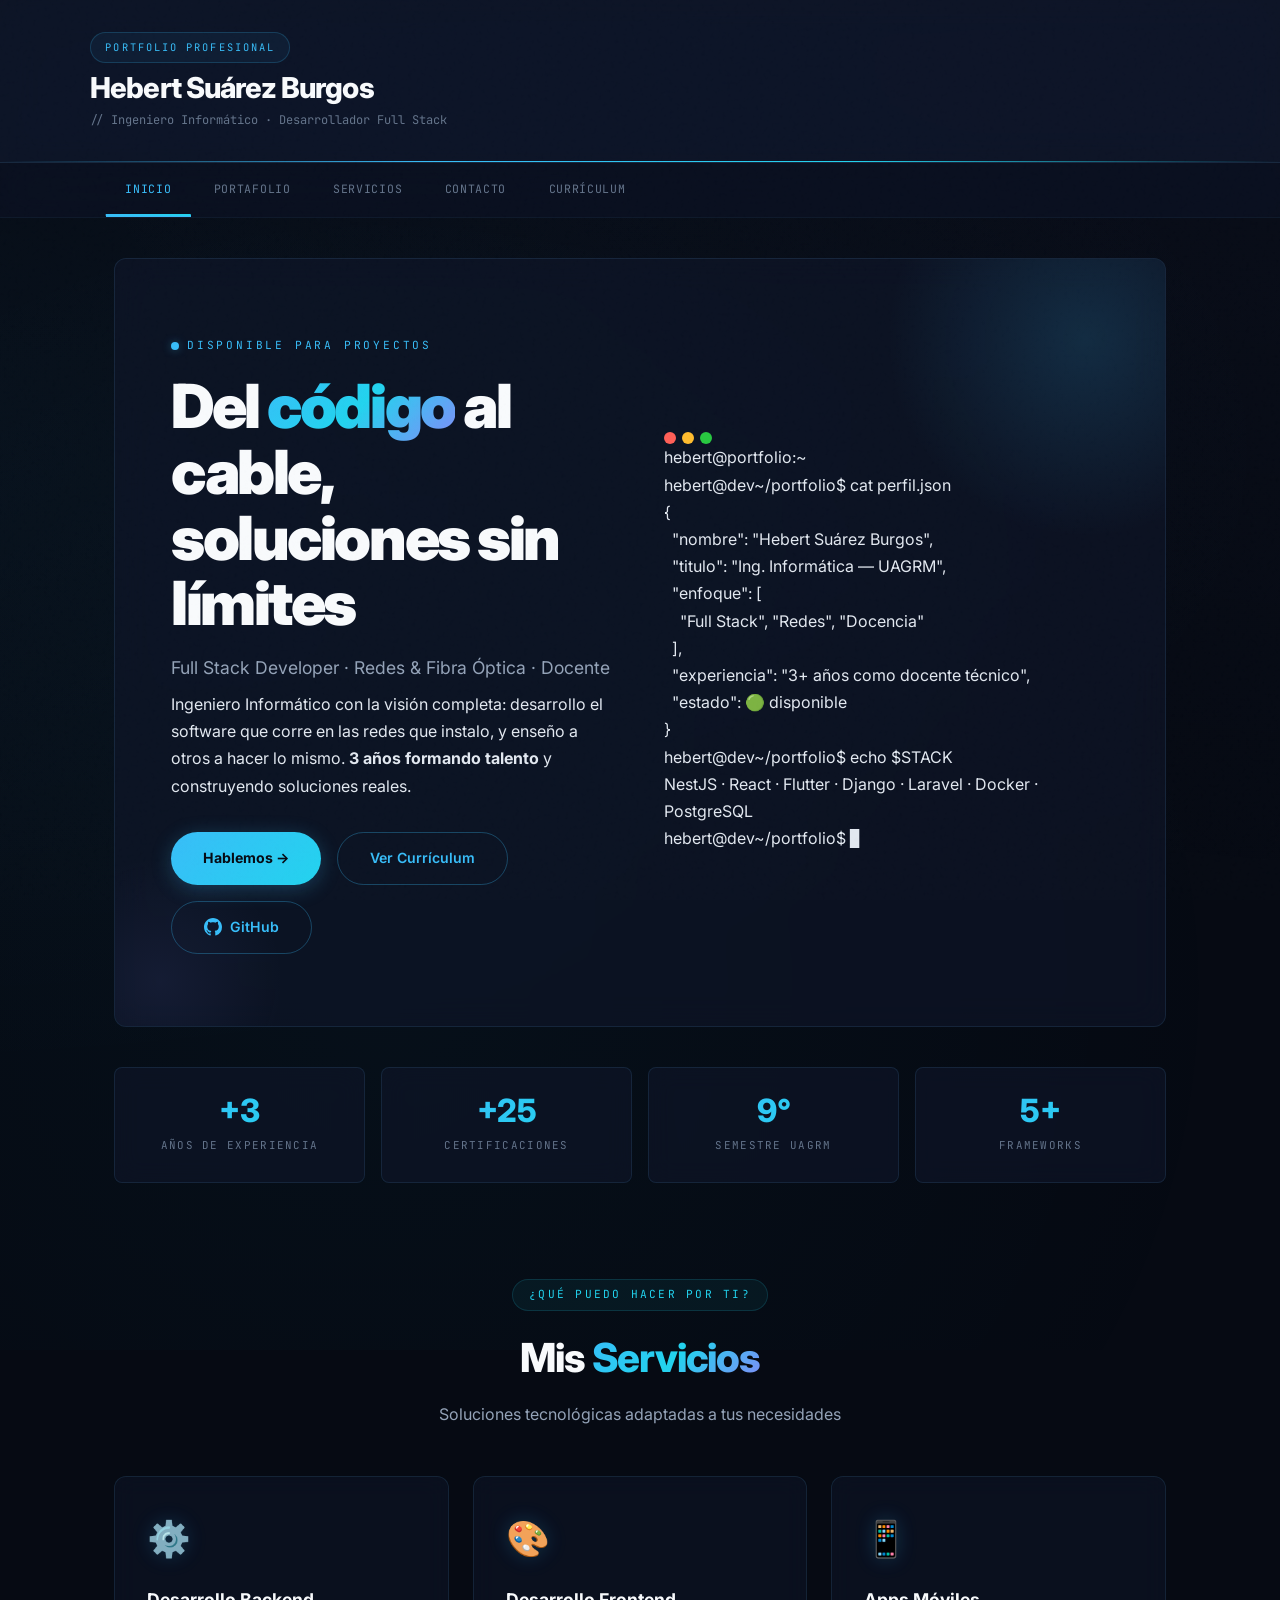
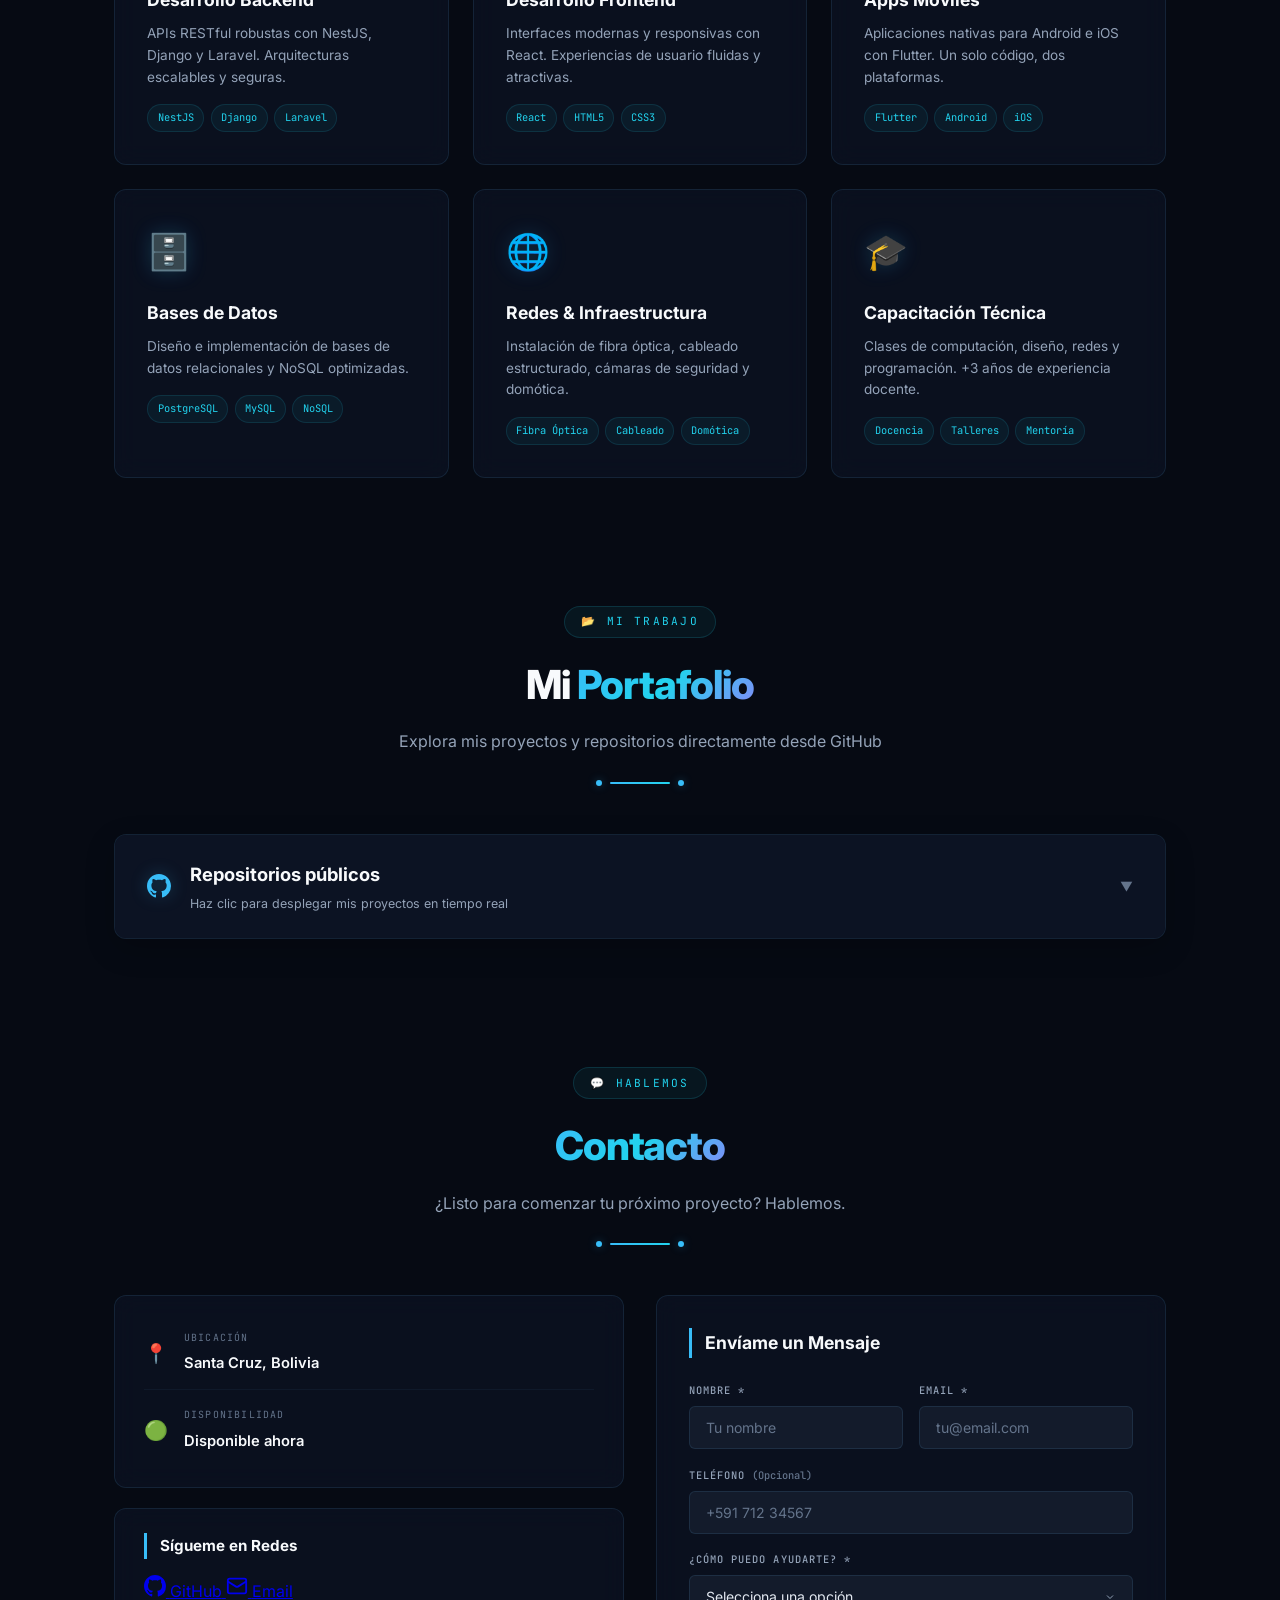
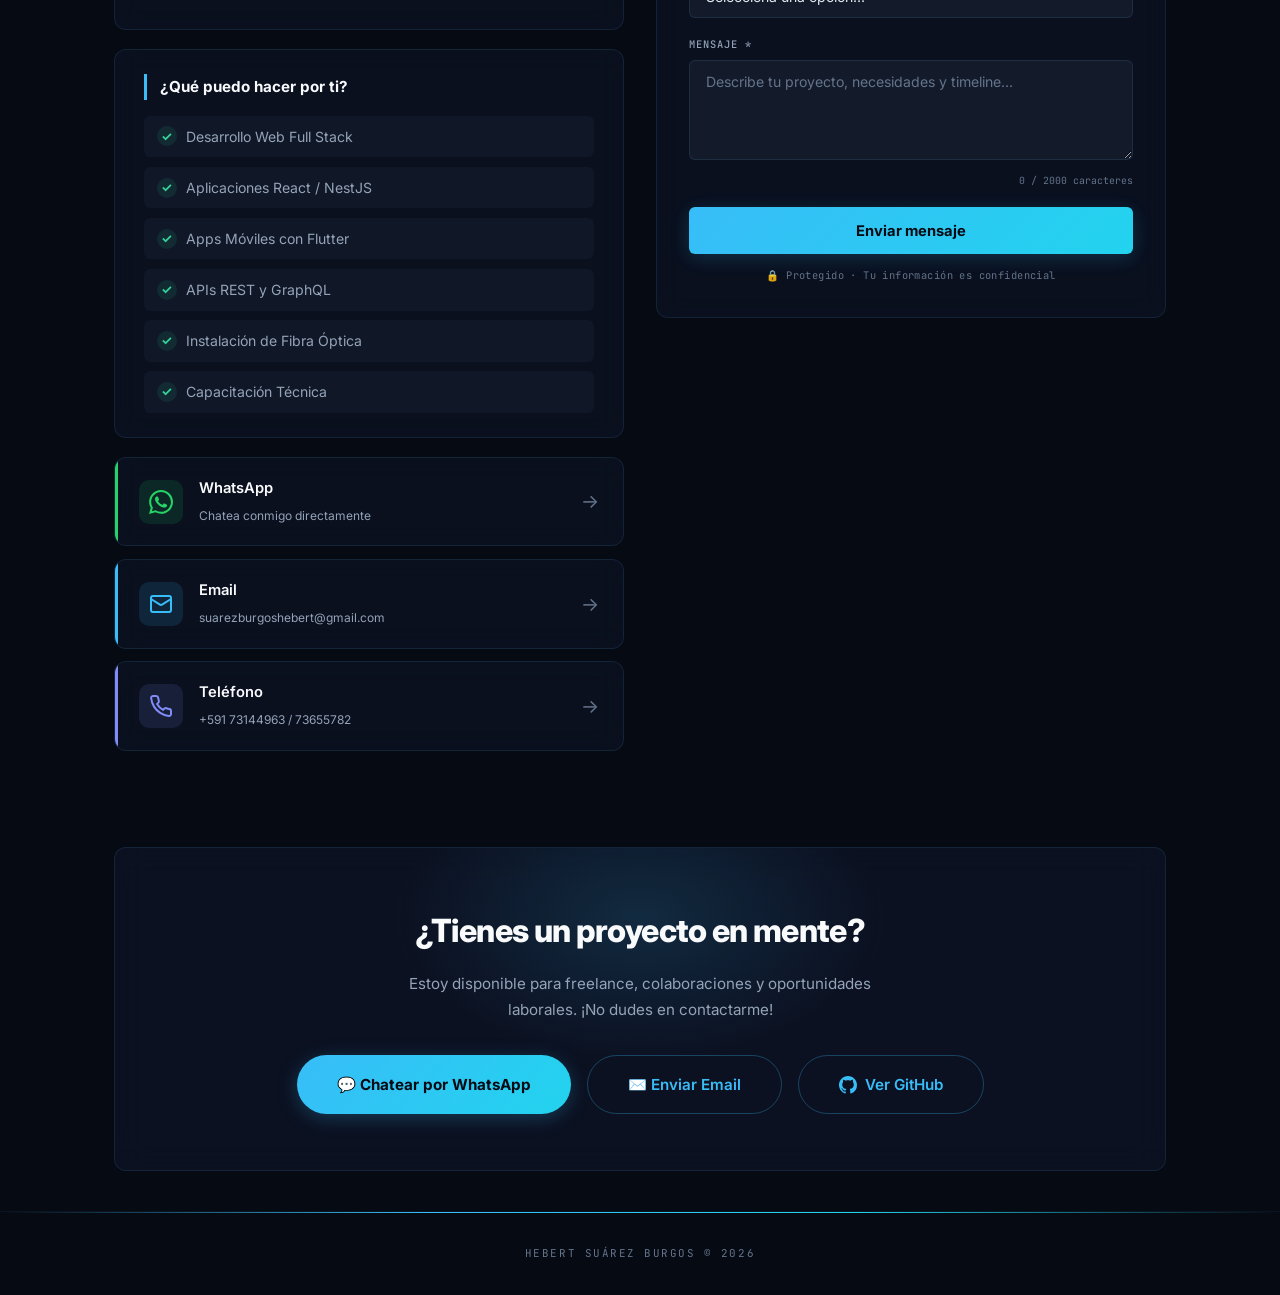
<file: index.html>
<!DOCTYPE html>
<html lang="es">
<head>
    <meta charset="UTF-8">
    <meta name="viewport" content="width=device-width, initial-scale=1.0">
    <meta name="description" content="Hebert Suárez Burgos — Ingeniero Informático, Desarrollador Full Stack y Docente Técnico. Portfolio profesional y currículum vitae.">
    <title>Hebert Suárez Burgos — Portfolio</title>
    <link rel="stylesheet" href="css/estilos.css">
</head>

<body class="index">

    <header>
        <div class="header-inner">
            <div>
                <span class="header-tag">Portfolio Profesional</span>
                <h1>Hebert Suárez Burgos</h1>
                <p>// Ingeniero Informático · Desarrollador Full Stack</p>
            </div>
        </div>
    </header>

    <nav>
        <div class="nav-inner">
            <a href="#inicio" class="active">Inicio</a>
            <a href="#portafolio">Portafolio</a>
            <a href="#servicios">Servicios</a>
            <a href="#contacto">Contacto</a>
            <a href="curriculum.html">Currículum</a>
        </div>
    </nav>

    <main>

        <!-- ═══ HERO ═════════════════════════════════ -->
        <section id="inicio" class="hero hero-split">
            <div class="hero-content">
                <p class="hero-label">Disponible para proyectos</p>
                <h1>Del <span>código</span> al cable,<br>soluciones sin límites</h1>
                <p class="hero-subtitle">Full Stack Developer · Redes & Fibra Óptica · Docente</p>
                <p>Ingeniero Informático con la visión completa: desarrollo el software que corre en las redes que instalo, y enseño a otros a hacer lo mismo. <strong>3 años formando talento</strong> y construyendo soluciones reales.</p>

                <div class="hero-cta-row">
                    <a href="#contacto" class="btn-primary">Hablemos →</a>
                    <a href="curriculum.html" class="btn-outline">Ver Currículum</a>
                    <a href="https://github.com/hebertsb" target="_blank" class="btn-outline btn-github">
                        <svg width="18" height="18" viewBox="0 0 24 24" fill="currentColor"><path d="M12 0C5.37 0 0 5.37 0 12c0 5.31 3.435 9.795 8.205 11.385.6.105.825-.255.825-.57 0-.285-.015-1.23-.015-2.235-3.015.555-3.795-.735-4.035-1.41-.135-.345-.72-1.41-1.23-1.695-.42-.225-1.02-.78-.015-.795.945-.015 1.62.87 1.845 1.23 1.08 1.815 2.805 1.305 3.495.99.105-.78.42-1.305.765-1.605-2.67-.3-5.46-1.335-5.46-5.925 0-1.305.465-2.385 1.23-3.225-.12-.3-.54-1.53.12-3.18 0 0 1.005-.315 3.3 1.23.96-.27 1.98-.405 3-.405s2.04.135 3 .405c2.295-1.56 3.3-1.23 3.3-1.23.66 1.65.24 2.88.12 3.18.765.84 1.23 1.905 1.23 3.225 0 4.605-2.805 5.625-5.475 5.925.435.375.81 1.095.81 2.22 0 1.605-.015 2.895-.015 3.3 0 .315.225.69.825.57A12.02 12.02 0 0024 12c0-6.63-5.37-12-12-12z"/></svg>
                        GitHub
                    </a>
                </div>
            </div>

            <!-- Terminal Card (diferente al editor de código) -->
            <div class="terminal-card">
                <div class="terminal-header">
                    <div class="editor-dots">
                        <span class="dot dot-red"></span>
                        <span class="dot dot-yellow"></span>
                        <span class="dot dot-green"></span>
                    </div>
                    <span class="terminal-title">hebert@portfolio:~</span>
                </div>
                <div class="terminal-body">
                    <div class="term-line">
                        <span class="term-prompt">hebert@dev</span><span class="term-path">~/portfolio</span><span class="term-dollar">$</span>
                        <span class="term-cmd">cat perfil.json</span>
                    </div>
                    <div class="term-output">
                        <div class="json-block">
{<br>
&nbsp;&nbsp;<span class="json-key">"nombre"</span>: <span class="json-str">"Hebert Suárez Burgos"</span>,<br>
&nbsp;&nbsp;<span class="json-key">"titulo"</span>: <span class="json-str">"Ing. Informática — UAGRM"</span>,<br>
&nbsp;&nbsp;<span class="json-key">"enfoque"</span>: [<br>
&nbsp;&nbsp;&nbsp;&nbsp;<span class="json-str">"Full Stack"</span>, <span class="json-str">"Redes"</span>, <span class="json-str">"Docencia"</span><br>
&nbsp;&nbsp;],<br>
&nbsp;&nbsp;<span class="json-key">"experiencia"</span>: <span class="json-str">"3+ años como docente técnico"</span>,<br>
&nbsp;&nbsp;<span class="json-key">"estado"</span>: <span class="json-bool">🟢 disponible</span><br>
}
                        </div>
                    </div>
                    <div class="term-line">
                        <span class="term-prompt">hebert@dev</span><span class="term-path">~/portfolio</span><span class="term-dollar">$</span>
                        <span class="term-cmd">echo $STACK</span>
                    </div>
                    <div class="term-output term-stack-output">
                        NestJS · React · Flutter · Django · Laravel · Docker · PostgreSQL
                    </div>
                    <div class="term-line">
                        <span class="term-prompt">hebert@dev</span><span class="term-path">~/portfolio</span><span class="term-dollar">$</span>
                        <span class="term-cursor">▊</span>
                    </div>
                </div>
            </div>
        </section>

        <!-- ═══ STATS ════════════════════════════════ -->
        <div class="stats-row">
            <div class="stat-card">
                <span class="stat-number">+3</span>
                <span class="stat-label">Años de Experiencia</span>
            </div>
            <div class="stat-card">
                <span class="stat-number">+25</span>
                <span class="stat-label">Certificaciones</span>
            </div>
            <div class="stat-card">
                <span class="stat-number">9°</span>
                <span class="stat-label">Semestre UAGRM</span>
            </div>
            <div class="stat-card">
                <span class="stat-number">5+</span>
                <span class="stat-label">Frameworks</span>
            </div>
        </div>

        <!-- ═══ SERVICIOS ════════════════════════════ -->
        <section id="servicios" class="services-section">
            <div class="section-heading">
                <span class="heading-tag">¿Qué puedo hacer por ti?</span>
                <h2>Mis <span class="gradient-text">Servicios</span></h2>
                <p>Soluciones tecnológicas adaptadas a tus necesidades</p>
            </div>

            <div class="services-grid">
                <div class="service-card">
                    <div class="service-icon">⚙️</div>
                    <h3>Desarrollo Backend</h3>
                    <p>APIs RESTful robustas con NestJS, Django y Laravel. Arquitecturas escalables y seguras.</p>
                    <div class="service-tags">
                        <span>NestJS</span>
                        <span>Django</span>
                        <span>Laravel</span>
                    </div>
                </div>
                <div class="service-card">
                    <div class="service-icon">🎨</div>
                    <h3>Desarrollo Frontend</h3>
                    <p>Interfaces modernas y responsivas con React. Experiencias de usuario fluidas y atractivas.</p>
                    <div class="service-tags">
                        <span>React</span>
                        <span>HTML5</span>
                        <span>CSS3</span>
                    </div>
                </div>
                <div class="service-card">
                    <div class="service-icon">📱</div>
                    <h3>Apps Móviles</h3>
                    <p>Aplicaciones nativas para Android e iOS con Flutter. Un solo código, dos plataformas.</p>
                    <div class="service-tags">
                        <span>Flutter</span>
                        <span>Android</span>
                        <span>iOS</span>
                    </div>
                </div>
                <div class="service-card">
                    <div class="service-icon">🗄️</div>
                    <h3>Bases de Datos</h3>
                    <p>Diseño e implementación de bases de datos relacionales y NoSQL optimizadas.</p>
                    <div class="service-tags">
                        <span>PostgreSQL</span>
                        <span>MySQL</span>
                        <span>NoSQL</span>
                    </div>
                </div>
                <div class="service-card">
                    <div class="service-icon">🌐</div>
                    <h3>Redes & Infraestructura</h3>
                    <p>Instalación de fibra óptica, cableado estructurado, cámaras de seguridad y domótica.</p>
                    <div class="service-tags">
                        <span>Fibra Óptica</span>
                        <span>Cableado</span>
                        <span>Domótica</span>
                    </div>
                </div>
                <div class="service-card">
                    <div class="service-icon">🎓</div>
                    <h3>Capacitación Técnica</h3>
                    <p>Clases de computación, diseño, redes y programación. +3 años de experiencia docente.</p>
                    <div class="service-tags">
                        <span>Docencia</span>
                        <span>Talleres</span>
                        <span>Mentoría</span>
                    </div>
                </div>
            </div>
        </section>

        <!-- ═══ PORTAFOLIO (GITHUB ACCORDION) ════════ -->
        <section id="portafolio" class="portfolio-section">
            <div class="section-heading">
                <span class="heading-tag">📂 Mi Trabajo</span>
                <h2>Mi <span class="gradient-text">Portafolio</span></h2>
                <p>Explora mis proyectos y repositorios directamente desde GitHub</p>
                <div class="heading-divider">
                    <span class="divider-dot"></span>
                    <span class="divider-line"></span>
                    <span class="divider-dot"></span>
                </div>
            </div>

            <div class="portfolio-accordion">
                <div class="accordion-header" onclick="togglePortfolio()">
                    <div class="accordion-title-wrapper">
                        <svg width="24" height="24" viewBox="0 0 24 24" fill="currentColor" class="github-icon"><path d="M12 0C5.37 0 0 5.37 0 12c0 5.31 3.435 9.795 8.205 11.385.6.105.825-.255.825-.57 0-.285-.015-1.23-.015-2.235-3.015.555-3.795-.735-4.035-1.41-.135-.345-.72-1.41-1.23-1.695-.42-.225-1.02-.78-.015-.795.945-.015 1.62.87 1.845 1.23 1.08 1.815 2.805 1.305 3.495.99.105-.78.42-1.305.765-1.605-2.67-.3-5.46-1.335-5.46-5.925 0-1.305.465-2.385 1.23-3.225-.12-.3-.54-1.53.12-3.18 0 0 1.005-.315 3.3 1.23.96-.27 1.98-.405 3-.405s2.04.135 3 .405c2.295-1.56 3.3-1.23 3.3-1.23.66 1.65.24 2.88.12 3.18.765.84 1.23 1.905 1.23 3.225 0 4.605-2.805 5.625-5.475 5.925.435.375.81 1.095.81 2.22 0 1.605-.015 2.895-.015 3.3 0 .315.225.69.825.57A12.02 12.02 0 0024 12c0-6.63-5.37-12-12-12z"/></svg>
                        <div>
                            <h3>Repositorios públicos</h3>
                            <p id="repo-status">Haz clic para desplegar mis proyectos en tiempo real</p>
                        </div>
                    </div>
                    <span class="accordion-arrow">▼</span>
                </div>
                <div class="accordion-content">
                    <div id="repos-grid" class="repos-grid">
                        <div class="repo-loading">
                            <span class="spinner"></span> Cargando repositorios desde GitHub...
                        </div>
                    </div>
                </div>
            </div>
        </section>

        <!-- ═══ CONTACTO ═════════════════════════════ -->
        <section id="contacto" class="contact-section">
            <div class="section-heading">
                <span class="heading-tag">💬 Hablemos</span>
                <h2><span class="gradient-text">Contacto</span></h2>
                <p>¿Listo para comenzar tu próximo proyecto? Hablemos.</p>
                <div class="heading-divider">
                    <span class="divider-dot"></span>
                    <span class="divider-line"></span>
                    <span class="divider-dot"></span>
                </div>
            </div>

            <div class="contact-layout">

                <!-- Left Column -->
                <div class="contact-info-col">

                    <div class="contact-info-card">
                        <div class="info-card-row">
                            <span class="info-card-icon">📍</span>
                            <div>
                                <span class="info-card-label">Ubicación</span>
                                <strong>Santa Cruz, Bolivia</strong>
                            </div>
                        </div>
                        <div class="info-card-row">
                            <span class="info-card-icon">🟢</span>
                            <div>
                                <span class="info-card-label">Disponibilidad</span>
                                <strong>Disponible ahora</strong>
                            </div>
                        </div>
                    </div>

                    <!-- Sígueme en redes -->
                    <div class="contact-info-card">
                        <h3>Sígueme en Redes</h3>
                        <div class="social-grid">
                            <a href="https://github.com/hebertsb" target="_blank" class="social-btn social-github">
                                <svg width="22" height="22" viewBox="0 0 24 24" fill="currentColor"><path d="M12 0C5.37 0 0 5.37 0 12c0 5.31 3.435 9.795 8.205 11.385.6.105.825-.255.825-.57 0-.285-.015-1.23-.015-2.235-3.015.555-3.795-.735-4.035-1.41-.135-.345-.72-1.41-1.23-1.695-.42-.225-1.02-.78-.015-.795.945-.015 1.62.87 1.845 1.23 1.08 1.815 2.805 1.305 3.495.99.105-.78.42-1.305.765-1.605-2.67-.3-5.46-1.335-5.46-5.925 0-1.305.465-2.385 1.23-3.225-.12-.3-.54-1.53.12-3.18 0 0 1.005-.315 3.3 1.23.96-.27 1.98-.405 3-.405s2.04.135 3 .405c2.295-1.56 3.3-1.23 3.3-1.23.66 1.65.24 2.88.12 3.18.765.84 1.23 1.905 1.23 3.225 0 4.605-2.805 5.625-5.475 5.925.435.375.81 1.095.81 2.22 0 1.605-.015 2.895-.015 3.3 0 .315.225.69.825.57A12.02 12.02 0 0024 12c0-6.63-5.37-12-12-12z"/></svg>
                                <span>GitHub</span>
                            </a>
                            <a href="mailto:suarezburgoshebert@gmail.com" class="social-btn social-email-btn">
                                <svg width="22" height="22" viewBox="0 0 24 24" fill="none" stroke="currentColor" stroke-width="2"><rect x="2" y="4" width="20" height="16" rx="2"/><path d="m22 7-8.97 5.7a1.94 1.94 0 0 1-2.06 0L2 7"/></svg>
                                <span>Email</span>
                            </a>
                        </div>
                    </div>

                    <div class="contact-info-card">
                        <h3>¿Qué puedo hacer por ti?</h3>
                        <ul class="services-checklist">
                            <li><span class="check">✓</span> Desarrollo Web Full Stack</li>
                            <li><span class="check">✓</span> Aplicaciones React / NestJS</li>
                            <li><span class="check">✓</span> Apps Móviles con Flutter</li>
                            <li><span class="check">✓</span> APIs REST y GraphQL</li>
                            <li><span class="check">✓</span> Instalación de Fibra Óptica</li>
                            <li><span class="check">✓</span> Capacitación Técnica</li>
                        </ul>
                    </div>

                    <!-- CTA Buttons -->
                    <div class="contact-cta-cards">
                        <a href="https://wa.me/59173144963?text=Hola%20Hebert%2C%20me%20interesa%20tu%20trabajo.%20%C2%BFPodemos%20hablar%3F"
                           target="_blank" class="cta-card cta-whatsapp">
                            <span class="cta-icon">
                                <svg width="24" height="24" viewBox="0 0 24 24" fill="currentColor"><path d="M17.472 14.382c-.297-.149-1.758-.867-2.03-.967-.273-.099-.471-.148-.67.15-.197.297-.767.966-.94 1.164-.173.199-.347.223-.644.075-.297-.15-1.255-.463-2.39-1.475-.883-.788-1.48-1.761-1.653-2.059-.173-.297-.018-.458.13-.606.134-.133.298-.347.446-.52.149-.174.198-.298.298-.497.099-.198.05-.371-.025-.52-.075-.149-.669-1.612-.916-2.207-.242-.579-.487-.5-.669-.51-.173-.008-.371-.01-.57-.01-.198 0-.52.074-.792.372-.272.297-1.04 1.016-1.04 2.479 0 1.462 1.065 2.875 1.213 3.074.149.198 2.096 3.2 5.077 4.487.709.306 1.262.489 1.694.625.712.227 1.36.195 1.871.118.571-.085 1.758-.719 2.006-1.413.248-.694.248-1.289.173-1.413-.074-.124-.272-.198-.57-.347m-5.421 7.403h-.004a9.87 9.87 0 01-5.031-1.378l-.361-.214-3.741.982.998-3.648-.235-.374a9.86 9.86 0 01-1.51-5.26c.001-5.45 4.436-9.884 9.888-9.884 2.64 0 5.122 1.03 6.988 2.898a9.825 9.825 0 012.893 6.994c-.003 5.45-4.437 9.884-9.885 9.884m8.413-18.297A11.815 11.815 0 0012.05 0C5.495 0 .16 5.335.157 11.892c0 2.096.547 4.142 1.588 5.945L.057 24l6.305-1.654a11.882 11.882 0 005.683 1.448h.005c6.554 0 11.89-5.335 11.893-11.893a11.821 11.821 0 00-3.48-8.413z"/></svg>
                            </span>
                            <div>
                                <strong>WhatsApp</strong>
                                <span>Chatea conmigo directamente</span>
                            </div>
                            <span class="cta-arrow">→</span>
                        </a>

                        <a href="mailto:suarezburgoshebert@gmail.com?subject=Consulta%20desde%20tu%20Portfolio&body=Hola%20Hebert%2C%20vi%20tu%20portfolio%20y%20me%20gustar%C3%ADa%20hablar%20sobre..."
                           class="cta-card cta-email">
                            <span class="cta-icon">
                                <svg width="24" height="24" viewBox="0 0 24 24" fill="none" stroke="currentColor" stroke-width="2" stroke-linecap="round" stroke-linejoin="round"><rect x="2" y="4" width="20" height="16" rx="2"/><path d="m22 7-8.97 5.7a1.94 1.94 0 0 1-2.06 0L2 7"/></svg>
                            </span>
                            <div>
                                <strong>Email</strong>
                                <span>suarezburgoshebert@gmail.com</span>
                            </div>
                            <span class="cta-arrow">→</span>
                        </a>

                        <a href="tel:+59173144963" class="cta-card cta-phone">
                            <span class="cta-icon">
                                <svg width="24" height="24" viewBox="0 0 24 24" fill="none" stroke="currentColor" stroke-width="2" stroke-linecap="round" stroke-linejoin="round"><path d="M22 16.92v3a2 2 0 0 1-2.18 2 19.79 19.79 0 0 1-8.63-3.07 19.5 19.5 0 0 1-6-6 19.79 19.79 0 0 1-3.07-8.67A2 2 0 0 1 4.11 2h3a2 2 0 0 1 2 1.72 12.84 12.84 0 0 0 .7 2.81 2 2 0 0 1-.45 2.11L8.09 9.91a16 16 0 0 0 6 6l1.27-1.27a2 2 0 0 1 2.11-.45 12.84 12.84 0 0 0 2.81.7A2 2 0 0 1 22 16.92z"/></svg>
                            </span>
                            <div>
                                <strong>Teléfono</strong>
                                <span>+591 73144963 / 73655782</span>
                            </div>
                            <span class="cta-arrow">→</span>
                        </a>
                    </div>
                </div>

                <!-- Right Column — Form -->
                <div class="contact-form-col">
                    <div class="form-card">
                        <h3>Envíame un Mensaje</h3>
                        <form id="contactForm" onsubmit="handleSubmit(event)">
                            <div class="form-row">
                                <div class="form-group">
                                    <label for="nombre">Nombre *</label>
                                    <input type="text" id="nombre" name="nombre" placeholder="Tu nombre" required>
                                </div>
                                <div class="form-group">
                                    <label for="email">Email *</label>
                                    <input type="email" id="email" name="email" placeholder="tu@email.com" required>
                                </div>
                            </div>
                            <div class="form-group">
                                <label for="telefono">Teléfono <span class="optional">(Opcional)</span></label>
                                <input type="tel" id="telefono" name="telefono" placeholder="+591 712 34567">
                            </div>
                            <div class="form-group">
                                <label for="servicio">¿Cómo puedo ayudarte? *</label>
                                <select id="servicio" name="servicio" required>
                                    <option value="" disabled selected>Selecciona una opción...</option>
                                    <option value="Desarrollo Web Full Stack">Desarrollo Web Full Stack</option>
                                    <option value="Aplicación Móvil (Flutter)">Aplicación Móvil (Flutter)</option>
                                    <option value="API / Backend">API / Backend</option>
                                    <option value="Redes / Fibra Óptica">Redes / Fibra Óptica</option>
                                    <option value="Capacitación Técnica">Capacitación Técnica</option>
                                    <option value="Otro">Otro</option>
                                </select>
                            </div>
                            <div class="form-group">
                                <label for="mensaje">Mensaje *</label>
                                <textarea id="mensaje" name="mensaje" rows="4" placeholder="Describe tu proyecto, necesidades y timeline..." required maxlength="2000"></textarea>
                                <span class="char-count"><span id="charCount">0</span> / 2000 caracteres</span>
                            </div>
                            <button type="submit" class="btn-submit" id="btnSubmit">
                                <span class="btn-text">Enviar mensaje</span>
                                <span class="btn-loading" style="display:none;">Enviando...</span>
                            </button>
                            <p class="form-note">🔒 Protegido · Tu información es confidencial</p>
                        </form>
                    </div>
                </div>

            </div>
        </section>

        <!-- ═══ CTA FINAL ════════════════════════════ -->
        <section class="final-cta">
            <div class="final-cta-inner">
                <h2>¿Tienes un proyecto en mente?</h2>
                <p>Estoy disponible para freelance, colaboraciones y oportunidades laborales. ¡No dudes en contactarme!</p>
                <div class="final-cta-buttons">
                    <a href="https://wa.me/59173144963?text=Hola%20Hebert%2C%20tengo%20un%20proyecto%20y%20me%20gustar%C3%ADa%20hablar%20contigo."
                       target="_blank" class="btn-primary btn-lg">💬 Chatear por WhatsApp</a>
                    <a href="mailto:suarezburgoshebert@gmail.com" class="btn-outline btn-lg">✉️ Enviar Email</a>
                    <a href="https://github.com/hebertsb" target="_blank" class="btn-outline btn-lg btn-github">
                        <svg width="18" height="18" viewBox="0 0 24 24" fill="currentColor"><path d="M12 0C5.37 0 0 5.37 0 12c0 5.31 3.435 9.795 8.205 11.385.6.105.825-.255.825-.57 0-.285-.015-1.23-.015-2.235-3.015.555-3.795-.735-4.035-1.41-.135-.345-.72-1.41-1.23-1.695-.42-.225-1.02-.78-.015-.795.945-.015 1.62.87 1.845 1.23 1.08 1.815 2.805 1.305 3.495.99.105-.78.42-1.305.765-1.605-2.67-.3-5.46-1.335-5.46-5.925 0-1.305.465-2.385 1.23-3.225-.12-.3-.54-1.53.12-3.18 0 0 1.005-.315 3.3 1.23.96-.27 1.98-.405 3-.405s2.04.135 3 .405c2.295-1.56 3.3-1.23 3.3-1.23.66 1.65.24 2.88.12 3.18.765.84 1.23 1.905 1.23 3.225 0 4.605-2.805 5.625-5.475 5.925.435.375.81 1.095.81 2.22 0 1.605-.015 2.895-.015 3.3 0 .315.225.69.825.57A12.02 12.02 0 0024 12c0-6.63-5.37-12-12-12z"/></svg>
                        Ver GitHub
                    </a>
                </div>
            </div>
        </section>

    </main>

    <footer>
        <p>Hebert Suárez Burgos &copy; 2026</p>
    </footer>

    <script>
        const mensaje = document.getElementById('mensaje');
        const charCount = document.getElementById('charCount');
        if (mensaje && charCount) {
            mensaje.addEventListener('input', function() {
                charCount.textContent = this.value.length;
            });
        }

        function handleSubmit(e) {
            e.preventDefault();
            const form = e.target;
            const nombre = form.nombre.value;
            const email = form.email.value;
            const telefono = form.telefono.value;
            const servicio = form.servicio.value;
            const msg = form.mensaje.value;

            const text = 'Hola Hebert, soy ' + nombre + '.\n\n' +
                         '📧 Email: ' + email + '\n' +
                         (telefono ? '📱 Tel: ' + telefono + '\n' : '') +
                         '🔧 Servicio: ' + servicio + '\n\n' +
                         '💬 Mensaje:\n' + msg;

            const waUrl = 'https://wa.me/59173144963?text=' + encodeURIComponent(text);

            const btn = document.getElementById('btnSubmit');
            btn.querySelector('.btn-text').style.display = 'none';
            btn.querySelector('.btn-loading').style.display = 'inline';
            btn.disabled = true;

            setTimeout(function() {
                window.open(waUrl, '_blank');
                btn.querySelector('.btn-text').textContent = '✓ Redirigido a WhatsApp';
                btn.querySelector('.btn-text').style.display = 'inline';
                btn.querySelector('.btn-loading').style.display = 'none';
                btn.classList.add('btn-success');
                setTimeout(function() {
                    btn.querySelector('.btn-text').textContent = 'Enviar mensaje';
                    btn.classList.remove('btn-success');
                    btn.disabled = false;
                    form.reset();
                    charCount.textContent = '0';
                }, 3000);
            }, 800);
        }

        window.reposLoaded = false;
        function togglePortfolio() {
            const acc = document.querySelector('.portfolio-accordion');
            acc.classList.toggle('active');
            
            if (acc.classList.contains('active') && !window.reposLoaded) {
                fetchRepos();
            }
        }

        function fetchRepos() {
            const grid = document.getElementById('repos-grid');
            const status = document.getElementById('repo-status');
            
            fetch('https://api.github.com/users/hebertsb/repos?sort=updated&per_page=12')
                .then(response => {
                    if (!response.ok) throw new Error('Error en API');
                    return response.json();
                })
                .then(data => {
                    window.reposLoaded = true;
                    
                    // Filtrar para ignorar el repositorio del portfolio y el del perfil
                    const filteredData = data.filter(repo => {
                        const nameLower = repo.name.toLowerCase();
                        return nameLower !== 'hebertsb.github.io' && nameLower !== 'hebertsb';
                    });
                    
                    status.textContent = 'Se encontraron ' + filteredData.length + ' repositorios públicos actualizados';
                    
                    if (filteredData.length === 0) {
                        grid.innerHTML = 
                            '<div class="repo-loading" style="flex-direction: column; gap: 0.5rem; text-align: center; width: 100%; padding: 3rem 1rem;">' +
                                '<span style="font-size: 2rem;">📂</span>' +
                                '<strong>¡Listo para tus proyectos públicos!</strong>' +
                                '<span style="font-size: 0.78rem; color: var(--muted); max-width: 450px; margin-top: 0.2rem; line-height: 1.5;">' +
                                    'Los repositorios del portfolio y de tu biografía se ocultan automáticamente. ' +
                                    'Agrega nuevos repositorios públicos en tu GitHub para que aparezcan aquí en tiempo real.' +
                                '</span>' +
                            '</div>';
                        return;
                    }
                    
                    grid.innerHTML = '';
                    filteredData.forEach(repo => {
                        let langColor = '#3b82f6';
                        if (repo.language === 'JavaScript') langColor = '#f1e05a';
                        else if (repo.language === 'TypeScript') langColor = '#3178c6';
                        else if (repo.language === 'HTML') langColor = '#e34c26';
                        else if (repo.language === 'CSS') langColor = '#563d7c';
                        else if (repo.language === 'Python') langColor = '#3572A5';
                        else if (repo.language === 'Dart') langColor = '#00B4AB';
                        else if (repo.language === 'PHP') langColor = '#4F5D95';
                        
                        const card = document.createElement('a');
                        card.className = 'repo-card';
                        card.href = repo.html_url;
                        card.target = '_blank';
                        card.innerHTML = 
                            '<div class="repo-card-header">' +
                                '<span class="repo-icon">📁</span>' +
                                '<h4>' + repo.name + '</h4>' +
                            '</div>' +
                            '<p class="repo-description">' + (repo.description || 'Sin descripción disponible.') + '</p>' +
                            '<div class="repo-meta">' +
                                (repo.language ? '<span class="repo-lang"><span class="lang-dot" style="background-color: ' + langColor + ';"></span>' + repo.language + '</span>' : '') +
                                '<span class="repo-stars">⭐ ' + repo.stargazers_count + '</span>' +
                                '<span class="repo-forks">🍴 ' + repo.forks_count + '</span>' +
                            '</div>';
                        grid.appendChild(card);
                    });
                })
                .catch(err => {
                    console.error(err);
                    status.textContent = 'Límite de API alcanzado o sin conexión. Mostrando destacados.';
                    grid.innerHTML = 
                        '<div class="repo-error-fallback">' +
                            '<p>⚠️ Mostrando proyectos destacados (repositorio local):</p>' +
                            '<div class="repos-grid fallback-grid">' +
                                '<a href="https://github.com/hebertsb/portfolio-uagrm" target="_blank" class="repo-card">' +
                                    '<div class="repo-card-header">' +
                                        '<span class="repo-icon">📁</span>' +
                                        '<h4>portfolio-uagrm</h4>' +
                                    '</div>' +
                                    '<p class="repo-description">Sitio web de portfolio profesional adaptado y modernizado con todas las experiencias y servicios.</p>' +
                                    '<div class="repo-meta">' +
                                        '<span class="repo-lang"><span class="lang-dot" style="background-color: #e34c26;"></span>HTML</span>' +
                                        '<span>⭐ 2</span>' +
                                    '</div>' +
                                '</a>' +
                                '<a href="https://github.com/hebertsb/practicas-tecnoweb" target="_blank" class="repo-card">' +
                                    '<div class="repo-card-header">' +
                                        '<span class="repo-icon">📁</span>' +
                                        '<h4>practicas-tecnoweb</h4>' +
                                    '</div>' +
                                    '<p class="repo-description">Repositorio de prácticas de la materia de Tecnología Web en la UAGRM.</p>' +
                                    '<div class="repo-meta">' +
                                        '<span class="repo-lang"><span class="lang-dot" style="background-color: #f1e05a;"></span>JavaScript</span>' +
                                        '<span>⭐ 1</span>' +
                                    '</div>' +
                                '</a>' +
                                '<a href="https://github.com/hebertsb/control-asistencia" target="_blank" class="repo-card">' +
                                    '<div class="repo-card-header">' +
                                        '<span class="repo-icon">📁</span>' +
                                        '<h4>control-asistencia</h4>' +
                                    '</div>' +
                                    '<p class="repo-description">Sistema de control de asistencia de estudiantes y docentes usando NestJS y React.</p>' +
                                    '<div class="repo-meta">' +
                                        '<span class="repo-lang"><span class="lang-dot" style="background-color: #3178c6;"></span>TypeScript</span>' +
                                        '<span>⭐ 3</span>' +
                                    '</div>' +
                                '</a>' +
                            '</div>' +
                        '</div>';
                });
        }

        document.addEventListener('DOMContentLoaded', function() {
            var revealEls = document.querySelectorAll('.service-card, .contact-info-card, .contact-cta-cards .cta-card, .form-card, .stat-card, .final-cta-inner, .terminal-card, .portfolio-accordion');
            var observer = new IntersectionObserver(function(entries) {
                entries.forEach(function(entry) {
                    if (entry.isIntersecting) {
                        entry.target.classList.add('visible');
                        observer.unobserve(entry.target);
                    }
                });
            }, { threshold: 0.1, rootMargin: '0px 0px -40px 0px' });
            revealEls.forEach(function(el, i) {
                el.classList.add('reveal');
                el.style.transitionDelay = (i * 0.06) + 's';
                observer.observe(el);
            });
        });
    </script>

</body>
</html>
</file>
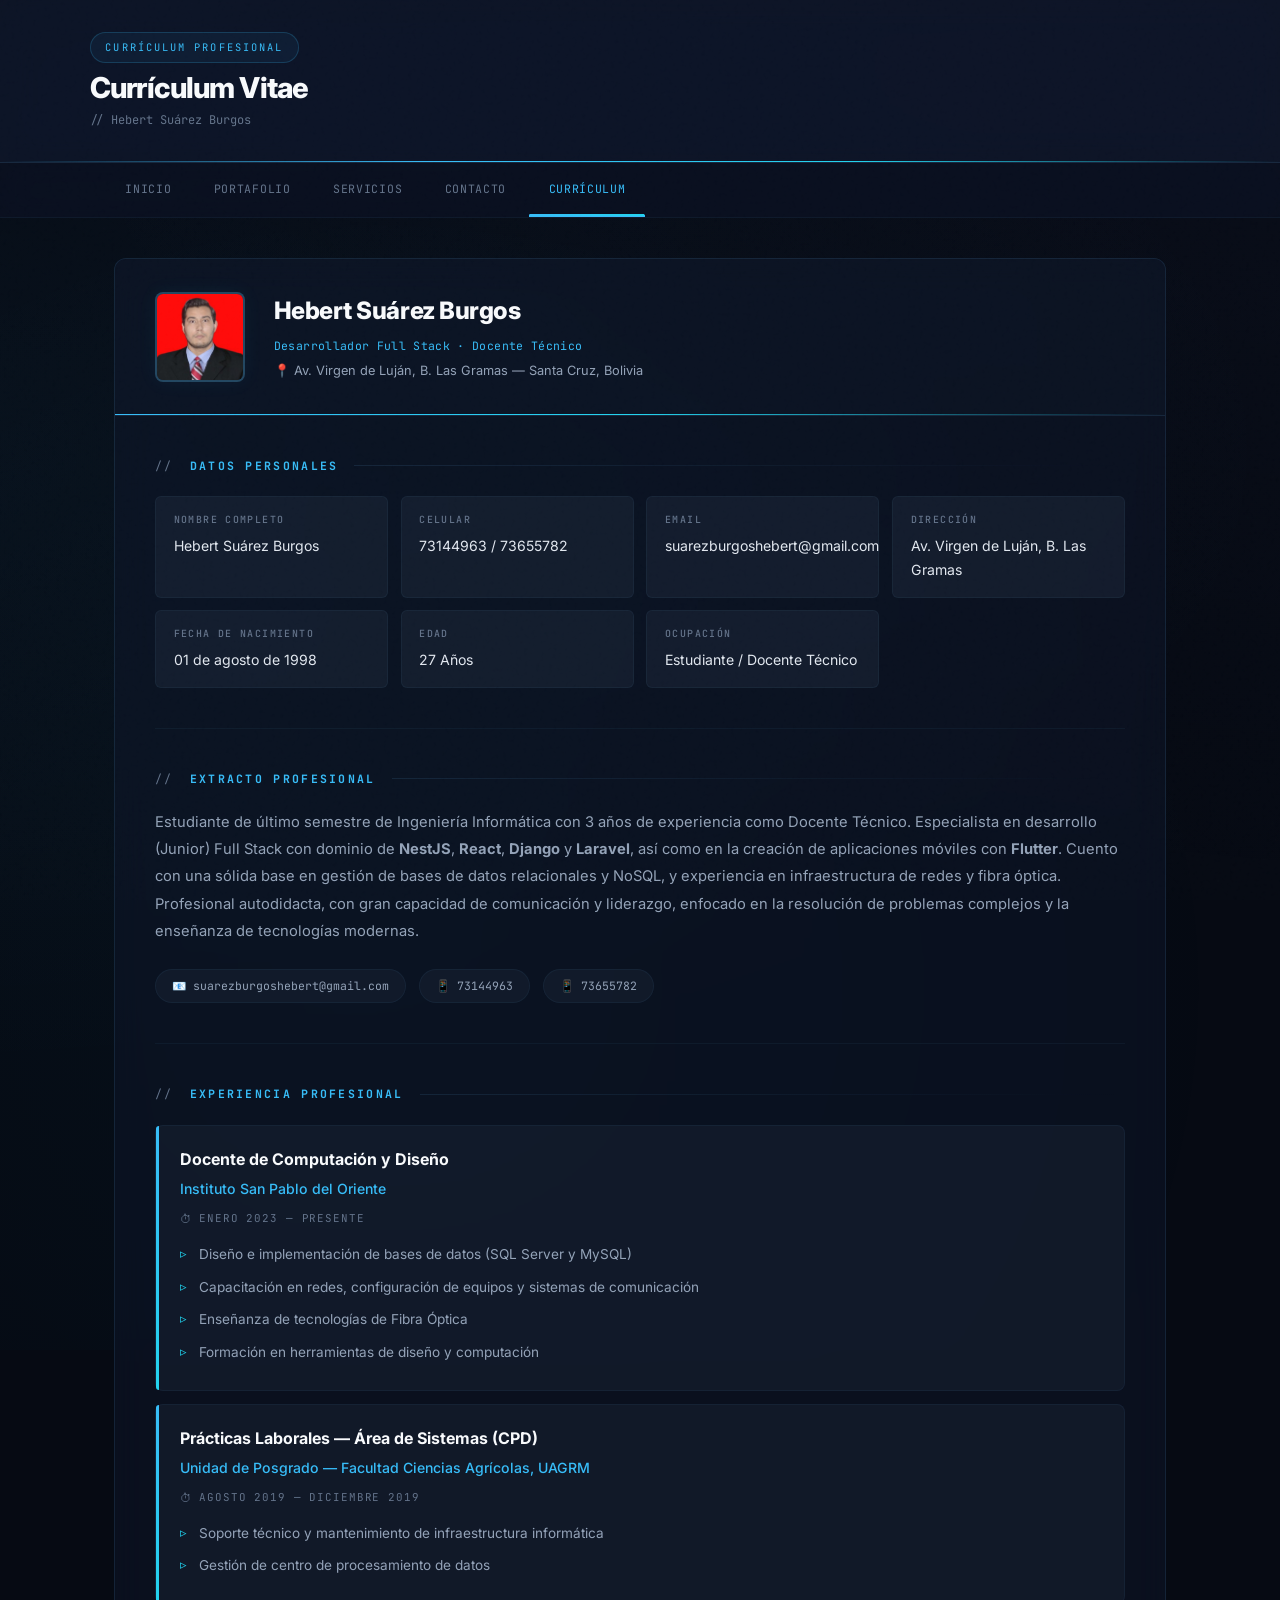
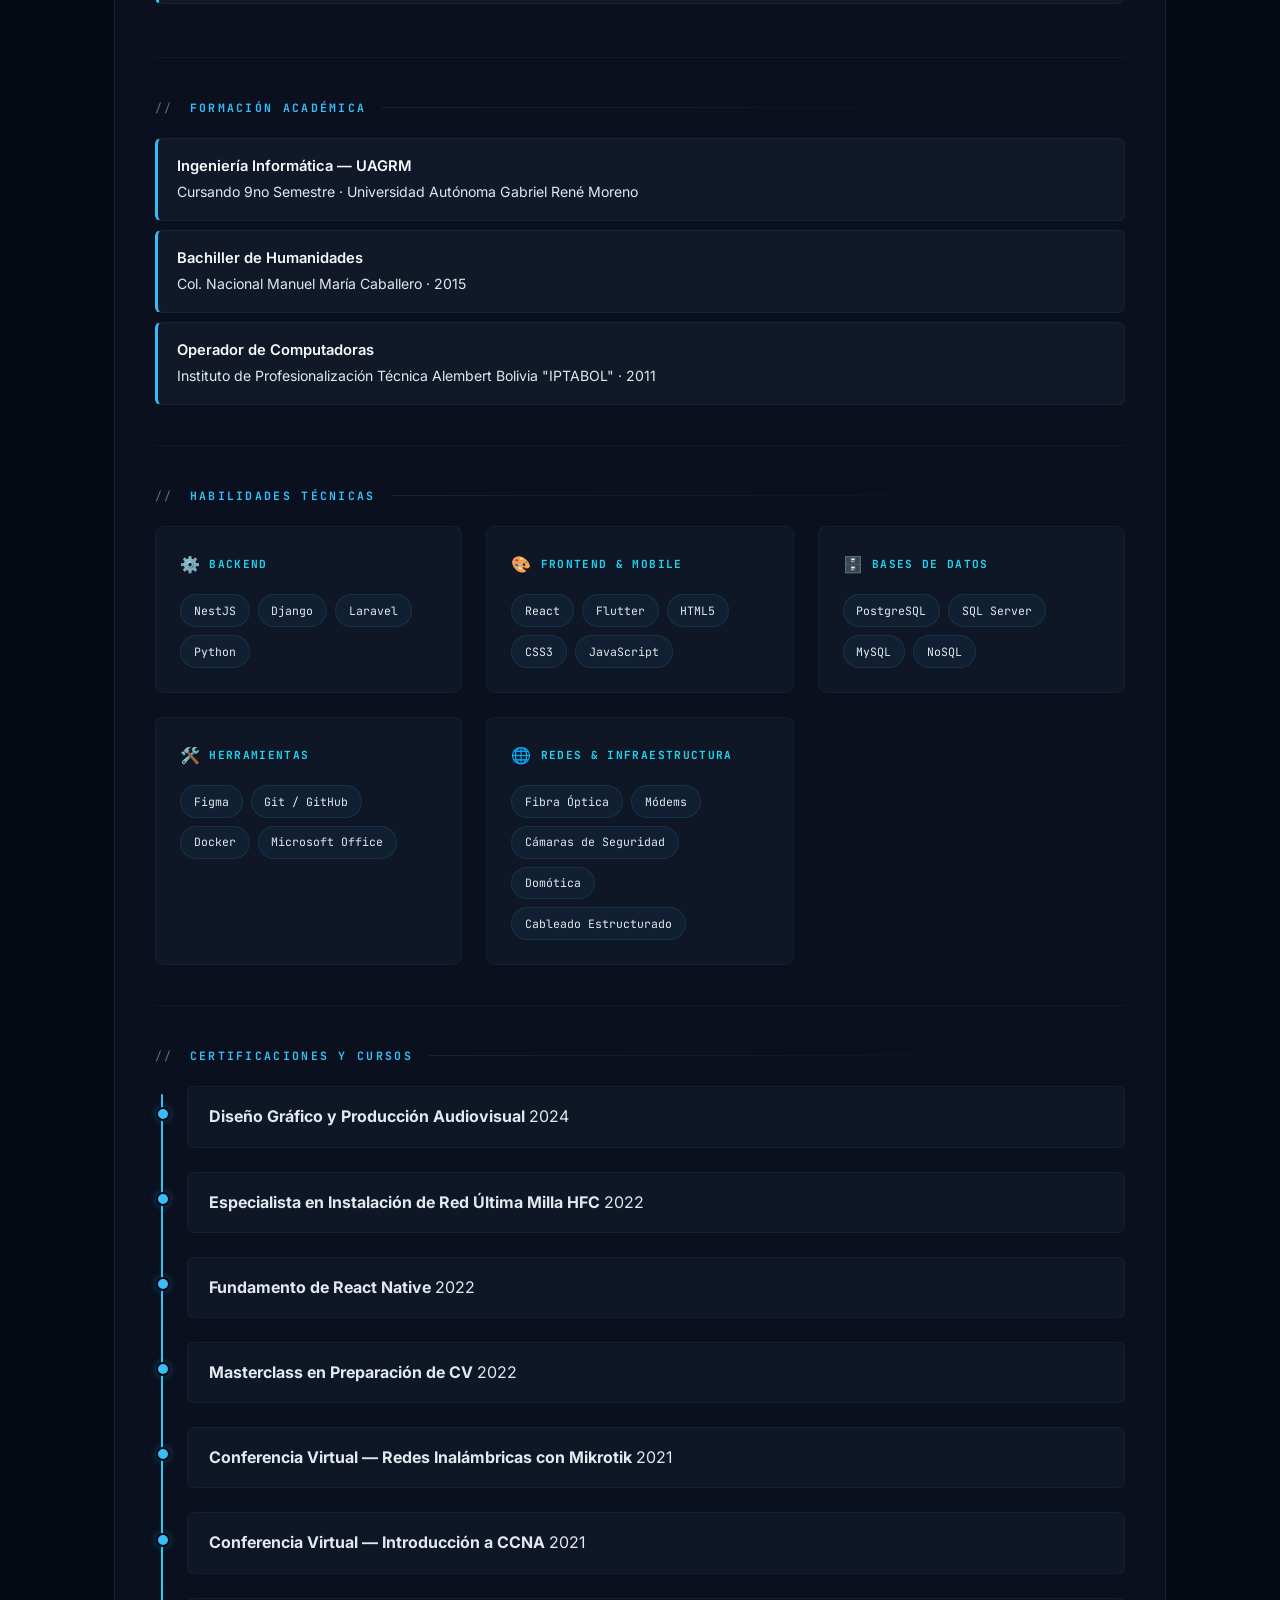
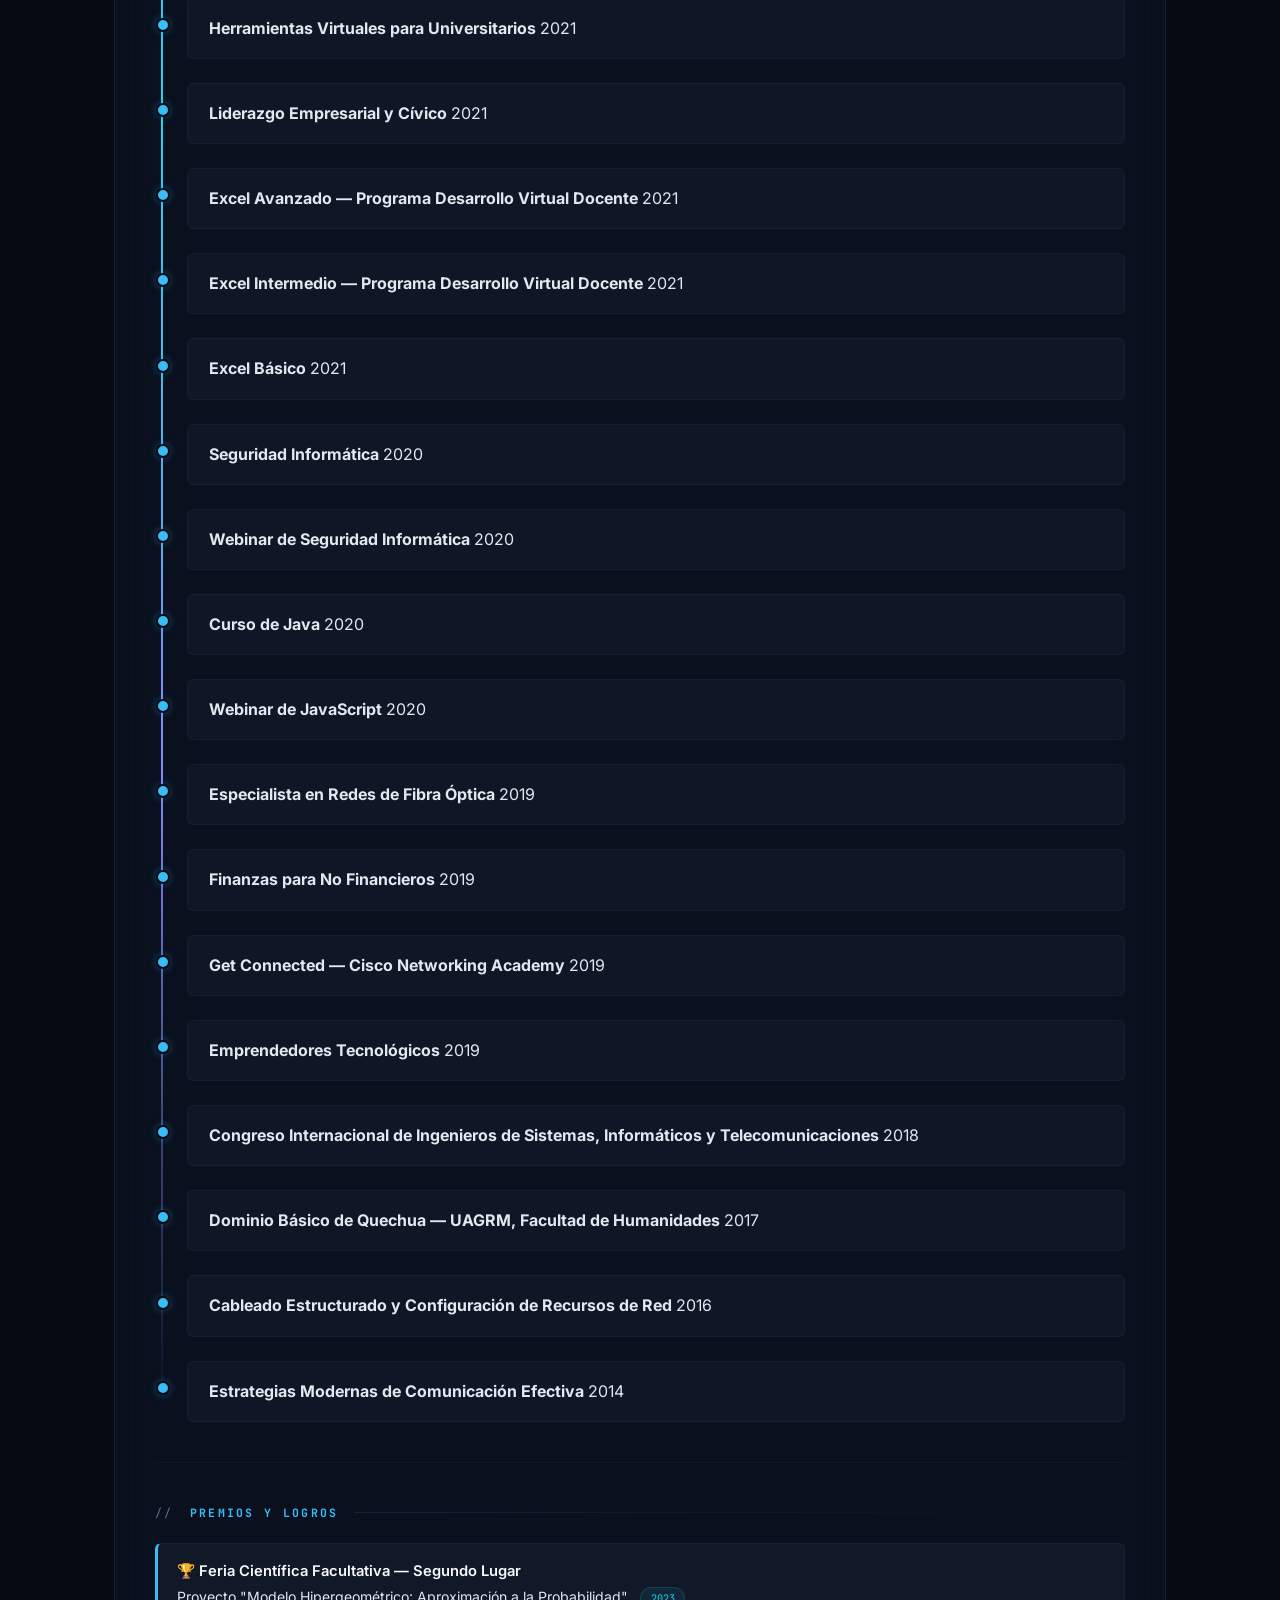
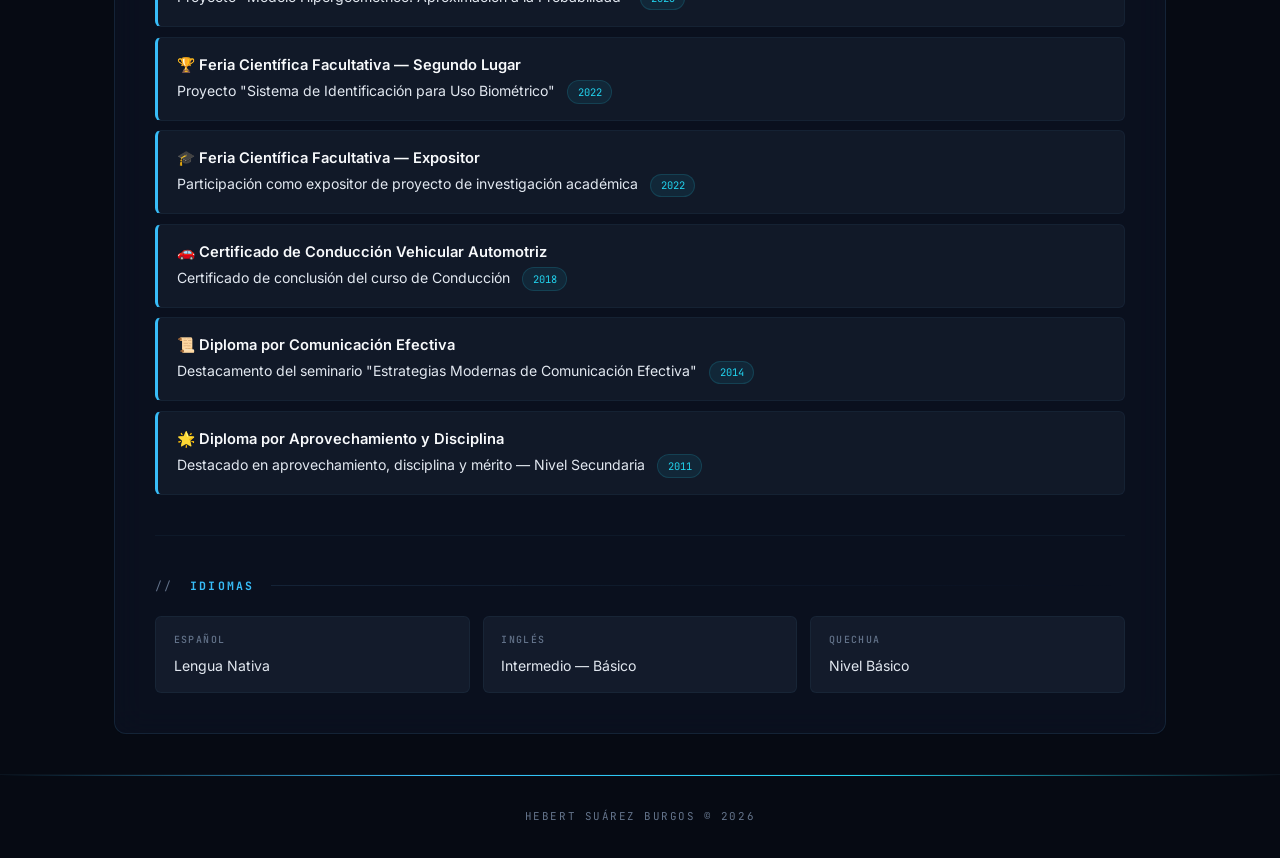
<file: curriculum.html>
<!DOCTYPE html>
<html lang="es">
<head>
    <meta charset="UTF-8">
    <meta name="viewport" content="width=device-width, initial-scale=1.0">
    <meta name="description" content="Currículum Vitae de Hebert Suárez Burgos — Desarrollador Full Stack, Docente Técnico, Ingeniero Informático">
    <title>Currículum — Hebert Suárez Burgos</title>
    <link rel="stylesheet" href="css/estilos.css">
</head>

<body class="index">

    <header>
        <div class="header-inner">
            <div>
                <span class="header-tag">Currículum Profesional</span>
                <h1>Currículum Vitae</h1>
                <p>// Hebert Suárez Burgos</p>
            </div>
        </div>
    </header>

    <nav>
        <div class="nav-inner">
            <a href="index.html#inicio">Inicio</a>
            <a href="index.html#portafolio">Portafolio</a>
            <a href="index.html#servicios">Servicios</a>
            <a href="index.html#contacto">Contacto</a>
            <a href="curriculum.html" class="active">Currículum</a>
        </div>
    </nav>

    <main>

        <section class="container">

            <!-- ─── Profile Header ─────────────────── -->
            <div class="container-header">
                <div class="foto-perfil">
                    <img src="img/foto.jpg" alt="Foto de Hebert Suárez Burgos"
                         onerror="this.style.display='none'; this.parentNode.innerHTML='👨‍💻';">
                </div>
                <div class="profile-meta">
                    <h2>Hebert Suárez Burgos</h2>
                    <p>Desarrollador Full Stack · Docente Técnico</p>
                    <span class="profile-location">📍 Av. Virgen de Luján, B. Las Gramas — Santa Cruz, Bolivia</span>
                </div>
            </div>

            <div class="container-body">

                <!-- ─── Datos Personales ───────────────── -->
                <section class="section">
                    <h2>Datos Personales</h2>
                    <div class="info-grid">
                        <div class="info-item">
                            <strong>Nombre Completo</strong>
                            Hebert Suárez Burgos
                        </div>
                        <div class="info-item">
                            <strong>Celular</strong>
                            73144963 / 73655782
                        </div>
                        <div class="info-item">
                            <strong>Email</strong>
                            suarezburgoshebert@gmail.com
                        </div>
                        <div class="info-item">
                            <strong>Dirección</strong>
                            Av. Virgen de Luján, B. Las Gramas
                        </div>
                        <div class="info-item">
                            <strong>Fecha de Nacimiento</strong>
                            01 de agosto de 1998
                        </div>
                        <div class="info-item">
                            <strong>Edad</strong>
                            27 Años
                        </div>
                        <div class="info-item">
                            <strong>Ocupación</strong>
                            Estudiante / Docente Técnico
                        </div>
                    </div>
                </section>

                <!-- ─── Extracto Profesional ───────────── -->
                <section class="section">
                    <h2>Extracto Profesional</h2>
                    <p>
                        Estudiante de último semestre de Ingeniería Informática con 3 años de experiencia como Docente Técnico.
                        Especialista en desarrollo (Junior) Full Stack con dominio de <strong>NestJS</strong>, <strong>React</strong>,
                        <strong>Django</strong> y <strong>Laravel</strong>, así como en la creación de aplicaciones móviles con
                        <strong>Flutter</strong>. Cuento con una sólida base en gestión de bases de datos relacionales y NoSQL,
                        y experiencia en infraestructura de redes y fibra óptica. Profesional autodidacta, con gran capacidad
                        de comunicación y liderazgo, enfocado en la resolución de problemas complejos y la enseñanza de
                        tecnologías modernas.
                    </p>
                    <div class="contact-bar">
                        <a href="mailto:suarezburgoshebert@gmail.com" class="contact-link">📧 suarezburgoshebert@gmail.com</a>
                        <a href="tel:+59173144963" class="contact-link">📱 73144963</a>
                        <a href="tel:+59173655782" class="contact-link">📱 73655782</a>
                    </div>
                </section>

                <!-- ─── Experiencia Profesional ────────── -->
                <section class="section">
                    <h2>Experiencia Profesional</h2>

                    <div class="exp-item">
                        <div class="exp-title">Docente de Computación y Diseño</div>
                        <div class="exp-company">Instituto San Pablo del Oriente</div>
                        <div class="exp-date">Enero 2023 — Presente</div>
                        <ul>
                            <li>Diseño e implementación de bases de datos (SQL Server y MySQL)</li>
                            <li>Capacitación en redes, configuración de equipos y sistemas de comunicación</li>
                            <li>Enseñanza de tecnologías de Fibra Óptica</li>
                            <li>Formación en herramientas de diseño y computación</li>
                        </ul>
                    </div>

                    <div class="exp-item">
                        <div class="exp-title">Prácticas Laborales — Área de Sistemas (CPD)</div>
                        <div class="exp-company">Unidad de Posgrado — Facultad Ciencias Agrícolas, UAGRM</div>
                        <div class="exp-date">Agosto 2019 — Diciembre 2019</div>
                        <ul>
                            <li>Soporte técnico y mantenimiento de infraestructura informática</li>
                            <li>Gestión de centro de procesamiento de datos</li>
                        </ul>
                    </div>
                </section>

                <!-- ─── Formación Académica ─────────────── -->
                <section class="section">
                    <h2>Formación Académica</h2>
                    <ul class="lista">
                        <li>
                            <strong>Ingeniería Informática — UAGRM</strong>
                            Cursando 9no Semestre · Universidad Autónoma Gabriel René Moreno
                        </li>
                        <li>
                            <strong>Bachiller de Humanidades</strong>
                            Col. Nacional Manuel María Caballero · 2015
                        </li>
                        <li>
                            <strong>Operador de Computadoras</strong>
                            Instituto de Profesionalización Técnica Alembert Bolivia "IPTABOL" · 2011
                        </li>
                    </ul>
                </section>

                <!-- ─── Habilidades Técnicas ───────────── -->
                <section class="section">
                    <h2>Habilidades Técnicas</h2>
                    <div class="skills-grid">
                        <div class="skill-category">
                            <h3><span class="cat-icon">⚙️</span> Backend</h3>
                            <div class="skill-tags">
                                <span class="skill-tag">NestJS</span>
                                <span class="skill-tag">Django</span>
                                <span class="skill-tag">Laravel</span>
                                <span class="skill-tag">Python</span>
                            </div>
                        </div>
                        <div class="skill-category">
                            <h3><span class="cat-icon">🎨</span> Frontend & Mobile</h3>
                            <div class="skill-tags">
                                <span class="skill-tag">React</span>
                                <span class="skill-tag">Flutter</span>
                                <span class="skill-tag">HTML5</span>
                                <span class="skill-tag">CSS3</span>
                                <span class="skill-tag">JavaScript</span>
                            </div>
                        </div>
                        <div class="skill-category">
                            <h3><span class="cat-icon">🗄️</span> Bases de Datos</h3>
                            <div class="skill-tags">
                                <span class="skill-tag">PostgreSQL</span>
                                <span class="skill-tag">SQL Server</span>
                                <span class="skill-tag">MySQL</span>
                                <span class="skill-tag">NoSQL</span>
                            </div>
                        </div>
                        <div class="skill-category">
                            <h3><span class="cat-icon">🛠️</span> Herramientas</h3>
                            <div class="skill-tags">
                                <span class="skill-tag">Figma</span>
                                <span class="skill-tag">Git / GitHub</span>
                                <span class="skill-tag">Docker</span>
                                <span class="skill-tag">Microsoft Office</span>
                            </div>
                        </div>
                        <div class="skill-category">
                            <h3><span class="cat-icon">🌐</span> Redes & Infraestructura</h3>
                            <div class="skill-tags">
                                <span class="skill-tag">Fibra Óptica</span>
                                <span class="skill-tag">Módems</span>
                                <span class="skill-tag">Cámaras de Seguridad</span>
                                <span class="skill-tag">Domótica</span>
                                <span class="skill-tag">Cableado Estructurado</span>
                            </div>
                        </div>
                    </div>
                </section>

                <!-- ─── Certificaciones y Cursos ────────── -->
                <section class="section">
                    <h2>Certificaciones y Cursos</h2>
                    <div class="timeline">
                        <div class="timeline-item">
                            <strong>Diseño Gráfico y Producción Audiovisual</strong>
                            <span class="year-badge">2024</span>
                        </div>
                        <div class="timeline-item">
                            <strong>Especialista en Instalación de Red Última Milla HFC</strong>
                            <span class="year-badge">2022</span>
                        </div>
                        <div class="timeline-item">
                            <strong>Fundamento de React Native</strong>
                            <span class="year-badge">2022</span>
                        </div>
                        <div class="timeline-item">
                            <strong>Masterclass en Preparación de CV</strong>
                            <span class="year-badge">2022</span>
                        </div>
                        <div class="timeline-item">
                            <strong>Conferencia Virtual — Redes Inalámbricas con Mikrotik</strong>
                            <span class="year-badge">2021</span>
                        </div>
                        <div class="timeline-item">
                            <strong>Conferencia Virtual — Introducción a CCNA</strong>
                            <span class="year-badge">2021</span>
                        </div>
                        <div class="timeline-item">
                            <strong>Herramientas Virtuales para Universitarios</strong>
                            <span class="year-badge">2021</span>
                        </div>
                        <div class="timeline-item">
                            <strong>Liderazgo Empresarial y Cívico</strong>
                            <span class="year-badge">2021</span>
                        </div>
                        <div class="timeline-item">
                            <strong>Excel Avanzado — Programa Desarrollo Virtual Docente</strong>
                            <span class="year-badge">2021</span>
                        </div>
                        <div class="timeline-item">
                            <strong>Excel Intermedio — Programa Desarrollo Virtual Docente</strong>
                            <span class="year-badge">2021</span>
                        </div>
                        <div class="timeline-item">
                            <strong>Excel Básico</strong>
                            <span class="year-badge">2021</span>
                        </div>
                        <div class="timeline-item">
                            <strong>Seguridad Informática</strong>
                            <span class="year-badge">2020</span>
                        </div>
                        <div class="timeline-item">
                            <strong>Webinar de Seguridad Informática</strong>
                            <span class="year-badge">2020</span>
                        </div>
                        <div class="timeline-item">
                            <strong>Curso de Java</strong>
                            <span class="year-badge">2020</span>
                        </div>
                        <div class="timeline-item">
                            <strong>Webinar de JavaScript</strong>
                            <span class="year-badge">2020</span>
                        </div>
                        <div class="timeline-item">
                            <strong>Especialista en Redes de Fibra Óptica</strong>
                            <span class="year-badge">2019</span>
                        </div>
                        <div class="timeline-item">
                            <strong>Finanzas para No Financieros</strong>
                            <span class="year-badge">2019</span>
                        </div>
                        <div class="timeline-item">
                            <strong>Get Connected — Cisco Networking Academy</strong>
                            <span class="year-badge">2019</span>
                        </div>
                        <div class="timeline-item">
                            <strong>Emprendedores Tecnológicos</strong>
                            <span class="year-badge">2019</span>
                        </div>
                        <div class="timeline-item">
                            <strong>Congreso Internacional de Ingenieros de Sistemas, Informáticos y Telecomunicaciones</strong>
                            <span class="year-badge">2018</span>
                        </div>
                        <div class="timeline-item">
                            <strong>Dominio Básico de Quechua — UAGRM, Facultad de Humanidades</strong>
                            <span class="year-badge">2017</span>
                        </div>
                        <div class="timeline-item">
                            <strong>Cableado Estructurado y Configuración de Recursos de Red</strong>
                            <span class="year-badge">2016</span>
                        </div>
                        <div class="timeline-item">
                            <strong>Estrategias Modernas de Comunicación Efectiva</strong>
                            <span class="year-badge">2014</span>
                        </div>
                    </div>
                </section>

                <!-- ─── Premios y Logros ────────────────── -->
                <section class="section">
                    <h2>Premios y Logros</h2>
                    <ul class="lista">
                        <li>
                            <strong>🏆 Feria Científica Facultativa — Segundo Lugar</strong>
                            Proyecto "Modelo Hipergeométrico: Aproximación a la Probabilidad"
                            <span class="year-badge">2023</span>
                        </li>
                        <li>
                            <strong>🏆 Feria Científica Facultativa — Segundo Lugar</strong>
                            Proyecto "Sistema de Identificación para Uso Biométrico"
                            <span class="year-badge">2022</span>
                        </li>
                        <li>
                            <strong>🎓 Feria Científica Facultativa — Expositor</strong>
                            Participación como expositor de proyecto de investigación académica
                            <span class="year-badge">2022</span>
                        </li>
                        <li>
                            <strong>🚗 Certificado de Conducción Vehicular Automotriz</strong>
                            Certificado de conclusión del curso de Conducción
                            <span class="year-badge">2018</span>
                        </li>
                        <li>
                            <strong>📜 Diploma por Comunicación Efectiva</strong>
                            Destacamento del seminario "Estrategias Modernas de Comunicación Efectiva"
                            <span class="year-badge">2014</span>
                        </li>
                        <li>
                            <strong>🌟 Diploma por Aprovechamiento y Disciplina</strong>
                            Destacado en aprovechamiento, disciplina y mérito — Nivel Secundaria
                            <span class="year-badge">2011</span>
                        </li>
                    </ul>
                </section>

                <!-- ─── Idiomas ─────────────────────────── -->
                <section class="section">
                    <h2>Idiomas</h2>
                    <div class="info-grid">
                        <div class="info-item">
                            <strong>Español</strong>
                            Lengua Nativa
                        </div>
                        <div class="info-item">
                            <strong>Inglés</strong>
                            Intermedio — Básico
                        </div>
                        <div class="info-item">
                            <strong>Quechua</strong>
                            Nivel Básico
                        </div>
                    </div>
                </section>

            </div>

        </section>

    </main>

    <footer>
        <p>Hebert Suárez Burgos &copy; 2026</p>
    </footer>

    <!-- Scroll reveal animation -->
    <script>
        document.addEventListener('DOMContentLoaded', function() {
            // Add reveal class to sections
            const sections = document.querySelectorAll('.section, .exp-item, .timeline-item');
            
            const observer = new IntersectionObserver(function(entries) {
                entries.forEach(function(entry) {
                    if (entry.isIntersecting) {
                        entry.target.classList.add('visible');
                        observer.unobserve(entry.target);
                    }
                });
            }, {
                threshold: 0.1,
                rootMargin: '0px 0px -50px 0px'
            });

            sections.forEach(function(section, index) {
                section.classList.add('reveal');
                section.style.transitionDelay = (index * 0.05) + 's';
                observer.observe(section);
            });
        });
    </script>

</body>
</html>
</file>
<file: css/estilos.css>
@import url('https://fonts.googleapis.com/css2?family=Inter:wght@300;400;500;600;700;800;900&family=JetBrains+Mono:wght@400;500;600;700&display=swap');

/* ══════════════════════════════════════════════
   DESIGN SYSTEM — Hebert Suárez Burgos CV
   ══════════════════════════════════════════════ */
:root {
    --bg:         #060a13;
    --bg2:        #0b1120;
    --surface:    #0f172a;
    --surface2:   #1e293b;
    --surface3:   #334155;
    --border:     rgba(99, 179, 237, 0.12);
    --border2:    rgba(99, 179, 237, 0.06);

    /* Accent — Electric Blue → Cyan gradient */
    --accent:     #38bdf8;
    --accent2:    #22d3ee;
    --accent3:    #818cf8;
    --glow:       rgba(56, 189, 248, 0.15);
    --glow2:      rgba(56, 189, 248, 0.06);
    --glow3:      rgba(56, 189, 248, 0.35);

    /* Status Colors */
    --green:      #34d399;
    --green-bg:   rgba(52, 211, 153, 0.1);
    --yellow:     #fbbf24;
    --yellow-bg:  rgba(251, 191, 36, 0.1);
    --red:        #f87171;
    --purple:     #a78bfa;
    --purple-bg:  rgba(167, 139, 250, 0.1);

    /* Text */
    --text:       #e2e8f0;
    --text2:      #94a3b8;
    --muted:      #64748b;
    --white:      #f8fafc;

    /* Typography */
    --font:       'Inter', -apple-system, BlinkMacSystemFont, sans-serif;
    --mono:       'JetBrains Mono', 'Fira Code', monospace;

    /* Spacing */
    --radius:     12px;
    --radius-sm:  8px;
    --radius-xs:  6px;
}

* {
    margin: 0;
    padding: 0;
    box-sizing: border-box;
}

html {
    scroll-behavior: smooth;
    scroll-padding-top: 80px;
}

body {
    font-family: var(--font);
    background: var(--bg);
    color: var(--text);
    min-height: 100vh;
    line-height: 1.7;
    overflow-x: hidden;
    position: relative;
}

/* ── Ambient Background Effects ────────────── */
body::before {
    content: '';
    position: fixed;
    top: -50%;
    left: -50%;
    width: 200%;
    height: 200%;
    background:
        radial-gradient(ellipse at 20% 50%, rgba(56, 189, 248, 0.04) 0%, transparent 50%),
        radial-gradient(ellipse at 80% 20%, rgba(129, 140, 248, 0.03) 0%, transparent 50%),
        radial-gradient(ellipse at 40% 80%, rgba(34, 211, 238, 0.03) 0%, transparent 40%);
    pointer-events: none;
    z-index: 0;
    animation: ambientDrift 20s ease-in-out infinite alternate;
}

@keyframes ambientDrift {
    0% { transform: translate(0, 0) rotate(0deg); }
    100% { transform: translate(-30px, 20px) rotate(2deg); }
}

/* Subtle noise texture */
body::after {
    content: '';
    position: fixed;
    inset: 0;
    background-image: url("data:image/svg+xml,%3Csvg viewBox='0 0 256 256' xmlns='http://www.w3.org/2000/svg'%3E%3Cfilter id='n'%3E%3CfeTurbulence type='fractalNoise' baseFrequency='0.85' numOctaves='4' stitchTiles='stitch'/%3E%3C/filter%3E%3Crect width='100%25' height='100%25' filter='url(%23n)' opacity='0.03'/%3E%3C/svg%3E");
    pointer-events: none;
    z-index: 9999;
    opacity: 0.5;
}

/* ══ HEADER ═══════════════════════════════════ */
header {
    background: rgba(15, 23, 42, 0.8);
    backdrop-filter: blur(20px) saturate(180%);
    -webkit-backdrop-filter: blur(20px) saturate(180%);
    border-bottom: 1px solid var(--border);
    padding: 2rem 2rem;
    position: relative;
    z-index: 10;
}

header::after {
    content: '';
    position: absolute;
    bottom: 0;
    left: 0;
    right: 0;
    height: 1px;
    background: linear-gradient(90deg, transparent, var(--accent), var(--accent2), transparent);
}

.header-inner {
    max-width: 1100px;
    margin: 0 auto;
    display: flex;
    align-items: center;
    gap: 1.5rem;
}

.header-tag {
    font-family: var(--mono);
    font-size: 0.65rem;
    color: var(--accent);
    text-transform: uppercase;
    letter-spacing: 0.2em;
    background: var(--glow2);
    border: 1px solid rgba(56, 189, 248, 0.2);
    padding: 0.35rem 0.9rem;
    border-radius: 20px;
    display: inline-block;
    margin-bottom: 0.5rem;
}

header h1 {
    font-size: 1.8rem;
    font-weight: 800;
    color: var(--white);
    letter-spacing: -0.03em;
    line-height: 1.2;
}

header p {
    font-family: var(--mono);
    font-size: 0.75rem;
    color: var(--muted);
    margin-top: 0.25rem;
}

/* ══ NAV ══════════════════════════════════════ */
nav {
    background: rgba(11, 17, 32, 0.85);
    backdrop-filter: blur(20px) saturate(180%);
    -webkit-backdrop-filter: blur(20px) saturate(180%);
    border-bottom: 1px solid var(--border2);
    padding: 0;
    position: sticky;
    top: 0;
    z-index: 100;
}

nav .nav-inner {
    max-width: 1100px;
    margin: 0 auto;
    display: flex;
    align-items: center;
    padding: 0 1rem;
    gap: 0.25rem;
}

nav a {
    font-family: var(--mono);
    font-size: 0.72rem;
    color: var(--muted);
    text-decoration: none;
    padding: 1rem 1.2rem;
    border-bottom: 2px solid transparent;
    transition: all 0.3s cubic-bezier(0.4, 0, 0.2, 1);
    display: inline-block;
    letter-spacing: 0.06em;
    text-transform: uppercase;
    position: relative;
}

nav a:hover {
    color: var(--accent);
}

nav a.active {
    color: var(--accent);
    border-bottom-color: var(--accent);
}

nav a::after {
    content: '';
    position: absolute;
    bottom: -1px;
    left: 50%;
    width: 0;
    height: 2px;
    background: linear-gradient(90deg, var(--accent), var(--accent2));
    transition: all 0.3s cubic-bezier(0.4, 0, 0.2, 1);
    transform: translateX(-50%);
}

nav a:hover::after {
    width: 100%;
}

nav a.active::after {
    width: 100%;
}

/* ══ MAIN ═════════════════════════════════════ */
main {
    max-width: 1100px;
    margin: 2.5rem auto;
    padding: 0 1.5rem;
    position: relative;
    z-index: 1;
}

/* ══ HERO (index) ═════════════════════════════ */
.hero {
    border: 1px solid var(--border);
    border-radius: var(--radius);
    background: rgba(15, 23, 42, 0.6);
    backdrop-filter: blur(16px);
    padding: 4.5rem 3.5rem;
    margin-bottom: 2.5rem;
    position: relative;
    overflow: hidden;
}

.hero::before {
    content: '';
    position: absolute;
    top: -120px;
    right: -120px;
    width: 400px;
    height: 400px;
    background: radial-gradient(circle, var(--glow) 0%, transparent 70%);
    pointer-events: none;
    animation: heroPulse 4s ease-in-out infinite alternate;
}

.hero::after {
    content: '';
    position: absolute;
    bottom: -80px;
    left: -80px;
    width: 250px;
    height: 250px;
    background: radial-gradient(circle, rgba(129, 140, 248, 0.08) 0%, transparent 70%);
    pointer-events: none;
}

@keyframes heroPulse {
    0% { opacity: 0.6; transform: scale(1); }
    100% { opacity: 1; transform: scale(1.1); }
}

.hero-label {
    font-family: var(--mono);
    font-size: 0.7rem;
    color: var(--accent);
    text-transform: uppercase;
    letter-spacing: 0.25em;
    margin-bottom: 1.2rem;
    display: inline-flex;
    align-items: center;
    gap: 0.5rem;
}

.hero-label::before {
    content: '';
    width: 8px;
    height: 8px;
    background: var(--accent);
    border-radius: 50%;
    display: inline-block;
    animation: blink 2s ease-in-out infinite;
    box-shadow: 0 0 8px var(--glow3);
}

@keyframes blink {
    0%, 100% { opacity: 1; }
    50% { opacity: 0.3; }
}

.hero h1 {
    font-size: clamp(2.2rem, 5vw, 3.8rem);
    font-weight: 900;
    color: var(--white);
    line-height: 1.08;
    letter-spacing: -0.04em;
    margin-bottom: 1rem;
    border: none;
}

.hero h1 span {
    background: linear-gradient(135deg, var(--accent), var(--accent2), var(--accent3));
    -webkit-background-clip: text;
    -webkit-text-fill-color: transparent;
    background-clip: text;
}

.hero > p {
    font-family: var(--mono);
    font-size: 0.85rem;
    color: var(--text2);
    max-width: 550px;
    line-height: 1.6;
}

.hero-subtitle {
    font-size: 1.1rem;
    color: var(--text2);
    margin-bottom: 0.5rem;
    font-weight: 400;
}

.hero-tags {
    display: flex;
    flex-wrap: wrap;
    gap: 0.5rem;
    margin-top: 1.5rem;
}

.hero-tags span {
    font-family: var(--mono);
    font-size: 0.68rem;
    color: var(--accent2);
    background: rgba(34, 211, 238, 0.08);
    border: 1px solid rgba(34, 211, 238, 0.15);
    padding: 0.3rem 0.8rem;
    border-radius: 20px;
    letter-spacing: 0.04em;
    transition: all 0.3s;
}

.hero-tags span:hover {
    background: rgba(34, 211, 238, 0.15);
    border-color: rgba(34, 211, 238, 0.3);
    transform: translateY(-1px);
}

/* ══ STATS ROW ════════════════════════════════ */
.stats-row {
    display: grid;
    grid-template-columns: repeat(auto-fit, minmax(200px, 1fr));
    gap: 1rem;
    margin-bottom: 2.5rem;
}

.stat-card {
    background: rgba(15, 23, 42, 0.6);
    backdrop-filter: blur(12px);
    border: 1px solid var(--border);
    border-radius: var(--radius-sm);
    padding: 1.5rem;
    text-align: center;
    transition: all 0.3s cubic-bezier(0.4, 0, 0.2, 1);
    position: relative;
    overflow: hidden;
}

.stat-card::before {
    content: '';
    position: absolute;
    top: 0;
    left: 0;
    right: 0;
    height: 2px;
    background: linear-gradient(90deg, var(--accent), var(--accent2));
    opacity: 0;
    transition: opacity 0.3s;
}

.stat-card:hover {
    border-color: rgba(56, 189, 248, 0.25);
    transform: translateY(-3px);
    box-shadow: 0 8px 30px rgba(56, 189, 248, 0.08);
}

.stat-card:hover::before {
    opacity: 1;
}

.stat-number {
    font-size: 2rem;
    font-weight: 800;
    background: linear-gradient(135deg, var(--accent), var(--accent2));
    -webkit-background-clip: text;
    -webkit-text-fill-color: transparent;
    background-clip: text;
    display: block;
    line-height: 1.2;
}

.stat-label {
    font-family: var(--mono);
    font-size: 0.68rem;
    color: var(--muted);
    text-transform: uppercase;
    letter-spacing: 0.12em;
    margin-top: 0.3rem;
}

/* ══ MENU CARDS (index) ═══════════════════════ */
.menu-grid {
    display: grid;
    grid-template-columns: repeat(auto-fit, minmax(280px, 1fr));
    gap: 1.5rem;
    margin-bottom: 2.5rem;
}

.menu-card {
    background: rgba(15, 23, 42, 0.5);
    backdrop-filter: blur(12px);
    border: 1px solid var(--border);
    border-radius: var(--radius);
    padding: 2.2rem;
    text-decoration: none;
    color: inherit;
    display: block;
    position: relative;
    transition: all 0.35s cubic-bezier(0.4, 0, 0.2, 1);
    overflow: hidden;
}

.menu-card::before {
    content: '';
    position: absolute;
    inset: 0;
    background: linear-gradient(135deg, var(--glow2), transparent 60%);
    opacity: 0;
    transition: opacity 0.35s;
}

.menu-card::after {
    content: '';
    position: absolute;
    top: 0;
    left: 0;
    right: 0;
    height: 2px;
    background: linear-gradient(90deg, var(--accent), var(--accent2), var(--accent3));
    transform: scaleX(0);
    transform-origin: left;
    transition: transform 0.4s cubic-bezier(0.4, 0, 0.2, 1);
}

.menu-card:hover {
    border-color: rgba(56, 189, 248, 0.3);
    transform: translateY(-5px);
    box-shadow:
        0 20px 40px rgba(0, 0, 0, 0.3),
        0 0 30px var(--glow2);
}

.menu-card:hover::before {
    opacity: 1;
}

.menu-card:hover::after {
    transform: scaleX(1);
}

.menu-card .icon {
    font-size: 2.2rem;
    margin-bottom: 1.2rem;
    display: block;
    filter: drop-shadow(0 0 8px rgba(56, 189, 248, 0.3));
}

.menu-card .card-num {
    font-family: var(--mono);
    font-size: 0.62rem;
    color: var(--muted);
    text-transform: uppercase;
    letter-spacing: 0.2em;
    margin-bottom: 0.6rem;
}

.menu-card h2 {
    font-size: 1.2rem;
    font-weight: 700;
    color: var(--white);
    margin-bottom: 0.5rem;
    letter-spacing: -0.01em;
}

.menu-card p {
    font-size: 0.82rem;
    color: var(--text2);
    line-height: 1.5;
}

.menu-card .arrow {
    position: absolute;
    bottom: 1.5rem;
    right: 1.5rem;
    font-size: 1.3rem;
    color: var(--surface3);
    transition: all 0.35s cubic-bezier(0.4, 0, 0.2, 1);
}

.menu-card:hover .arrow {
    color: var(--accent);
    transform: translate(4px, -4px);
}

/* ══ CONTAINER (internal page) ════════════════ */
.container {
    background: rgba(15, 23, 42, 0.5);
    backdrop-filter: blur(16px);
    border: 1px solid var(--border);
    border-radius: var(--radius);
    overflow: hidden;
    margin-bottom: 2rem;
    position: relative;
}

.container-header {
    padding: 2rem 2.5rem;
    border-bottom: 1px solid var(--border);
    display: flex;
    align-items: center;
    gap: 1.8rem;
    position: relative;
    background: rgba(15, 23, 42, 0.3);
}

.container-header::after {
    content: '';
    position: absolute;
    bottom: 0;
    left: 0;
    right: 0;
    height: 1px;
    background: linear-gradient(90deg, var(--accent), var(--accent2), transparent);
}

/* ── Profile Photo ──────────────────────────── */
.foto-perfil {
    width: 90px;
    height: 90px;
    border-radius: var(--radius-sm);
    border: 2px solid rgba(56, 189, 248, 0.2);
    overflow: hidden;
    flex-shrink: 0;
    background: var(--surface2);
    display: flex;
    align-items: center;
    justify-content: center;
    font-size: 2.5rem;
    position: relative;
    box-shadow: 0 0 20px var(--glow2);
}

.foto-perfil::after {
    content: '';
    position: absolute;
    inset: -2px;
    border-radius: var(--radius-sm);
    background: linear-gradient(135deg, var(--accent), var(--accent2));
    z-index: -1;
    opacity: 0.3;
}

.foto-perfil img {
    width: 100%;
    height: 100%;
    object-fit: cover;
}

.profile-meta h2 {
    font-size: 1.5rem;
    font-weight: 800;
    color: var(--white);
    letter-spacing: -0.02em;
}

.profile-meta p {
    font-family: var(--mono);
    font-size: 0.72rem;
    color: var(--accent);
    margin-top: 0.3rem;
    letter-spacing: 0.03em;
}

.profile-meta .profile-location {
    font-family: var(--font);
    font-size: 0.8rem;
    color: var(--text2);
    margin-top: 0.2rem;
}

.container-body {
    padding: 2.5rem;
}

/* ══ SECTIONS ═════════════════════════════════ */
.section {
    margin-bottom: 2.5rem;
    padding-bottom: 2.5rem;
    border-bottom: 1px solid var(--border2);
    animation: fadeInUp 0.5s ease-out both;
}

@keyframes fadeInUp {
    from {
        opacity: 0;
        transform: translateY(15px);
    }
    to {
        opacity: 1;
        transform: translateY(0);
    }
}

.section:last-child {
    border-bottom: none;
    margin-bottom: 0;
    padding-bottom: 0;
}

.section h2 {
    font-family: var(--mono);
    font-size: 0.72rem;
    text-transform: uppercase;
    letter-spacing: 0.2em;
    color: var(--accent);
    margin-bottom: 1.3rem;
    display: flex;
    align-items: center;
    gap: 1rem;
}

.section h2::before {
    content: '//';
    color: var(--muted);
    font-weight: 400;
}

.section h2::after {
    content: '';
    flex: 1;
    height: 1px;
    background: linear-gradient(90deg, var(--border), transparent);
}

.section p {
    color: var(--text2);
    font-size: 0.92rem;
    line-height: 1.85;
}

/* ══ INFO GRID ════════════════════════════════ */
.info-grid {
    display: grid;
    grid-template-columns: repeat(auto-fit, minmax(220px, 1fr));
    gap: 0.8rem;
}

.info-item {
    background: rgba(30, 41, 59, 0.5);
    border: 1px solid var(--border2);
    border-radius: var(--radius-xs);
    padding: 0.9rem 1.1rem;
    transition: all 0.3s;
}

.info-item:hover {
    border-color: var(--border);
    background: rgba(30, 41, 59, 0.8);
}

.info-item strong {
    display: block;
    font-family: var(--mono);
    font-size: 0.62rem;
    text-transform: uppercase;
    letter-spacing: 0.14em;
    color: var(--muted);
    margin-bottom: 0.35rem;
    font-weight: 500;
}

.info-item span,
.info-item {
    font-size: 0.88rem;
    color: var(--text);
}

/* ══ LISTA ════════════════════════════════════ */
.lista {
    list-style: none;
    display: flex;
    flex-direction: column;
    gap: 0.6rem;
}

.lista li {
    padding: 1rem 1.2rem;
    background: rgba(30, 41, 59, 0.4);
    border: 1px solid var(--border2);
    border-left: 3px solid var(--accent);
    border-radius: var(--radius-xs);
    font-size: 0.88rem;
    line-height: 1.6;
    transition: all 0.3s cubic-bezier(0.4, 0, 0.2, 1);
    position: relative;
}

.lista li:hover {
    border-left-color: var(--accent2);
    background: rgba(30, 41, 59, 0.7);
    transform: translateX(4px);
    box-shadow: -3px 0 15px var(--glow2);
}

.lista li strong {
    color: var(--white);
    display: block;
    font-weight: 600;
    margin-bottom: 0.15rem;
    font-size: 0.92rem;
}

.lista li .year-badge {
    font-family: var(--mono);
    font-size: 0.65rem;
    color: var(--accent2);
    background: rgba(34, 211, 238, 0.08);
    border: 1px solid rgba(34, 211, 238, 0.15);
    padding: 0.15rem 0.6rem;
    border-radius: 12px;
    display: inline-block;
    margin-left: 0.5rem;
}

/* ── Experience items ─────────────────────────── */
.exp-item {
    padding: 1.3rem 1.5rem;
    background: rgba(30, 41, 59, 0.4);
    border: 1px solid var(--border2);
    border-radius: var(--radius-sm);
    margin-bottom: 0.8rem;
    position: relative;
    transition: all 0.3s;
}

.exp-item:hover {
    border-color: var(--border);
    background: rgba(30, 41, 59, 0.6);
}

.exp-item::before {
    content: '';
    position: absolute;
    left: 0;
    top: 0;
    bottom: 0;
    width: 3px;
    background: linear-gradient(180deg, var(--accent), var(--accent2));
    border-radius: 3px 0 0 3px;
}

.exp-title {
    font-size: 1rem;
    font-weight: 700;
    color: var(--white);
    margin-bottom: 0.2rem;
}

.exp-company {
    font-size: 0.88rem;
    color: var(--accent);
    font-weight: 500;
    margin-bottom: 0.2rem;
}

.exp-date {
    font-family: var(--mono);
    font-size: 0.68rem;
    color: var(--muted);
    text-transform: uppercase;
    letter-spacing: 0.08em;
    margin-bottom: 0.6rem;
    display: inline-flex;
    align-items: center;
    gap: 0.4rem;
}

.exp-date::before {
    content: '⏱';
    font-size: 0.72rem;
}

.exp-item ul {
    list-style: none;
    padding-left: 0;
}

.exp-item ul li {
    font-size: 0.85rem;
    color: var(--text2);
    padding: 0.3rem 0;
    padding-left: 1.2rem;
    position: relative;
    border: none;
    background: none;
    border-left: none;
}

.exp-item ul li:hover {
    transform: none;
    box-shadow: none;
}

.exp-item ul li::before {
    content: '▹';
    color: var(--accent2);
    position: absolute;
    left: 0;
    font-size: 0.8rem;
}

/* ── Skill Bars ───────────────────────────────── */
.skills-grid {
    display: grid;
    grid-template-columns: repeat(auto-fit, minmax(300px, 1fr));
    gap: 1.5rem;
}

.skill-category {
    background: rgba(30, 41, 59, 0.3);
    border: 1px solid var(--border2);
    border-radius: var(--radius-sm);
    padding: 1.5rem;
    transition: all 0.3s;
}

.skill-category:hover {
    border-color: var(--border);
}

.skill-category h3 {
    font-family: var(--mono);
    font-size: 0.7rem;
    text-transform: uppercase;
    letter-spacing: 0.12em;
    color: var(--accent2);
    margin-bottom: 1rem;
    display: flex;
    align-items: center;
    gap: 0.5rem;
}

.skill-category h3 .cat-icon {
    font-size: 1rem;
}

.skill-tags {
    display: flex;
    flex-wrap: wrap;
    gap: 0.5rem;
}

.skill-tag {
    font-family: var(--mono);
    font-size: 0.72rem;
    color: var(--text);
    background: rgba(56, 189, 248, 0.06);
    border: 1px solid rgba(56, 189, 248, 0.12);
    padding: 0.35rem 0.8rem;
    border-radius: 20px;
    transition: all 0.25s;
    cursor: default;
}

.skill-tag:hover {
    background: rgba(56, 189, 248, 0.12);
    border-color: rgba(56, 189, 248, 0.25);
    color: var(--accent);
    transform: translateY(-2px);
    box-shadow: 0 4px 12px rgba(56, 189, 248, 0.08);
}

/* ══ TIMELINE ═════════════════════════════════ */
.timeline {
    position: relative;
    padding-left: 2rem;
}

.timeline::before {
    content: '';
    position: absolute;
    left: 6px;
    top: 8px;
    bottom: 8px;
    width: 2px;
    background: linear-gradient(180deg, var(--accent), var(--accent2), var(--accent3), transparent);
    border-radius: 2px;
}

.timeline-item {
    position: relative;
    margin-bottom: 1.5rem;
    padding: 1rem 1.3rem;
    background: rgba(30, 41, 59, 0.3);
    border: 1px solid var(--border2);
    border-radius: var(--radius-xs);
    transition: all 0.3s;
}

.timeline-item:hover {
    background: rgba(30, 41, 59, 0.5);
    border-color: var(--border);
}

.timeline-item::before {
    content: '';
    position: absolute;
    left: -2rem;
    top: 1.2rem;
    width: 10px;
    height: 10px;
    background: var(--accent);
    border-radius: 50%;
    border: 2px solid var(--bg);
    box-shadow: 0 0 8px var(--glow3);
}

.timeline-item:last-child {
    margin-bottom: 0;
}

/* ══ BADGES ═══════════════════════════════════ */
.si {
    background: var(--green-bg);
    color: var(--green);
    border: 1px solid rgba(52, 211, 153, 0.2);
    text-align: center;
    padding: 0.3rem 0.7rem;
    border-radius: 20px;
    font-family: var(--mono);
    font-size: 0.68rem;
    letter-spacing: 0.08em;
    font-weight: 600;
    display: inline-block;
}

.no {
    background: rgba(248, 113, 113, 0.08);
    color: var(--red);
    border: 1px solid rgba(248, 113, 113, 0.2);
    text-align: center;
    padding: 0.3rem 0.7rem;
    border-radius: 20px;
    font-family: var(--mono);
    font-size: 0.68rem;
    letter-spacing: 0.08em;
    font-weight: 600;
    display: inline-block;
}

.parcial {
    background: var(--yellow-bg);
    color: var(--yellow);
    border: 1px solid rgba(251, 191, 36, 0.2);
    text-align: center;
    padding: 0.3rem 0.7rem;
    border-radius: 20px;
    font-family: var(--mono);
    font-size: 0.68rem;
    letter-spacing: 0.08em;
    font-weight: 600;
    display: inline-block;
}

/* ══ MULTIMEDIA ═══════════════════════════════ */
.media-section-title {
    padding: 1.5rem 2rem;
    border-bottom: 1px solid var(--border2);
}

.media-section-title h2 {
    font-family: var(--mono);
    font-size: 0.72rem;
    text-transform: uppercase;
    letter-spacing: 0.18em;
    color: var(--accent);
    margin: 0;
}

.media-section-title h2::after { display: none; }

.media-grid {
    display: grid;
    grid-template-columns: repeat(auto-fit, minmax(280px, 1fr));
    gap: 1.5rem;
}

.media-item {
    background: rgba(30, 41, 59, 0.4);
    border: 1px solid var(--border2);
    border-radius: var(--radius-sm);
    padding: 1.2rem;
    transition: all 0.3s;
}

.media-item:hover {
    border-color: var(--border);
    box-shadow: 0 8px 24px rgba(0, 0, 0, 0.2);
}

.media-item h3 {
    font-family: var(--mono);
    font-size: 0.72rem;
    text-transform: uppercase;
    letter-spacing: 0.1em;
    color: var(--muted);
    margin-bottom: 1rem;
}

video {
    width: 100%;
    border-radius: var(--radius-xs);
    background: #000;
    display: block;
}

audio {
    width: 100%;
    margin-top: 0.5rem;
    border-radius: 20px;
}

/* ══ TABLAS ═══════════════════════════════════ */
.table-wrap {
    overflow-x: auto;
    border: 1px solid var(--border2);
    border-radius: var(--radius-sm);
}

table {
    width: 100%;
    border-collapse: collapse;
    font-size: 0.88rem;
}

th {
    background: rgba(30, 41, 59, 0.6);
    color: var(--accent);
    font-family: var(--mono);
    font-size: 0.68rem;
    text-transform: uppercase;
    letter-spacing: 0.1em;
    padding: 1rem 1.1rem;
    text-align: left;
    border-bottom: 1px solid var(--border);
    font-weight: 500;
}

td {
    padding: 0.85rem 1.1rem;
    border-bottom: 1px solid var(--border2);
    color: var(--text2);
}

tr:last-child td { border-bottom: none; }

tr {
    transition: all 0.2s;
}

tr:hover td {
    background: var(--glow2);
    color: var(--text);
}

/* ══ FUENTE ═══════════════════════════════════ */
.fuente {
    background: rgba(30, 41, 59, 0.3);
    border: 1px solid var(--border2);
    border-left: 3px solid var(--muted);
    padding: 1rem 1.3rem;
    border-radius: var(--radius-xs);
    margin-top: 1rem;
    font-family: var(--mono);
    font-size: 0.72rem;
    color: var(--muted);
}

/* ══ BTN VALIDAR ══════════════════════════════ */
.btn-validar {
    display: inline-flex;
    align-items: center;
    gap: 0.5rem;
    background: transparent;
    color: var(--accent);
    border: 1px solid rgba(56, 189, 248, 0.3);
    padding: 0.7rem 1.6rem;
    text-decoration: none;
    border-radius: 25px;
    font-family: var(--mono);
    font-size: 0.72rem;
    letter-spacing: 0.1em;
    text-transform: uppercase;
    transition: all 0.3s cubic-bezier(0.4, 0, 0.2, 1);
}

.btn-validar:hover {
    background: rgba(56, 189, 248, 0.1);
    border-color: var(--accent);
    box-shadow: 0 0 25px var(--glow2), 0 0 50px var(--glow2);
    transform: translateY(-2px);
}

/* ══ CONTACT BAR ══════════════════════════════ */
.contact-bar {
    display: flex;
    flex-wrap: wrap;
    gap: 0.8rem;
    margin-top: 1.5rem;
}

.contact-link {
    display: inline-flex;
    align-items: center;
    gap: 0.4rem;
    font-family: var(--mono);
    font-size: 0.72rem;
    color: var(--text2);
    text-decoration: none;
    padding: 0.4rem 1rem;
    background: rgba(30, 41, 59, 0.4);
    border: 1px solid var(--border2);
    border-radius: 20px;
    transition: all 0.3s;
}

.contact-link:hover {
    color: var(--accent);
    border-color: rgba(56, 189, 248, 0.25);
    background: rgba(56, 189, 248, 0.06);
}

/* ══ FOOTER ═══════════════════════════════════ */
footer {
    border-top: 1px solid var(--border2);
    padding: 2rem 2rem;
    text-align: center;
    position: relative;
    z-index: 1;
    margin-top: 2rem;
}

footer::before {
    content: '';
    position: absolute;
    top: 0;
    left: 0;
    right: 0;
    height: 1px;
    background: linear-gradient(90deg, transparent, var(--accent), var(--accent2), transparent);
}

footer p {
    font-family: var(--mono);
    font-size: 0.68rem;
    color: var(--muted);
    text-transform: uppercase;
    letter-spacing: 0.14em;
}

.text-center { text-align: center; margin-top: 2rem; }

/* ══ SCROLL ANIMATION ═════════════════════════ */
.reveal {
    opacity: 0;
    transform: translateY(20px);
    transition: all 0.6s cubic-bezier(0.4, 0, 0.2, 1);
}

.reveal.visible {
    opacity: 1;
    transform: translateY(0);
}

/* ══ RESPONSIVE ═══════════════════════════════ */
@media (max-width: 768px) {
    header h1 { font-size: 1.3rem; }

    nav .nav-inner {
        overflow-x: auto;
        -webkit-overflow-scrolling: touch;
        scrollbar-width: none;
    }

    nav .nav-inner::-webkit-scrollbar { display: none; }

    nav a {
        padding: 0.8rem 0.7rem;
        font-size: 0.68rem;
        white-space: nowrap;
    }

    .hero {
        padding: 2.5rem 1.5rem;
    }

    .hero h1 {
        font-size: 2rem;
    }

    .container-header {
        flex-direction: column;
        align-items: flex-start;
        padding: 1.5rem;
    }

    .container-body { padding: 1.5rem; }

    .skills-grid {
        grid-template-columns: 1fr;
    }

    .stats-row {
        grid-template-columns: repeat(2, 1fr);
    }

    th, td { font-size: 0.78rem; padding: 0.6rem 0.7rem; }

    .info-grid {
        grid-template-columns: 1fr;
    }

    .contact-bar {
        flex-direction: column;
    }
}

@media (max-width: 480px) {
    .stats-row {
        grid-template-columns: 1fr;
    }

    .menu-grid {
        grid-template-columns: 1fr;
    }
}

/* ══════════════════════════════════════════════
   PORTFOLIO — NEW SECTIONS
   ══════════════════════════════════════════════ */

/* ══ HERO SPLIT LAYOUT ════════════════════════ */
.hero-split {
    display: grid;
    grid-template-columns: 1fr 1fr;
    gap: 3rem;
    align-items: center;
}

.hero-split .hero-content {
    z-index: 1;
}

/* ══ BUTTONS ══════════════════════════════════ */
.hero-cta-row {
    display: flex;
    gap: 1rem;
    margin-top: 2rem;
    flex-wrap: wrap;
}

.btn-primary {
    display: inline-flex;
    align-items: center;
    gap: 0.5rem;
    padding: 0.85rem 2rem;
    background: linear-gradient(135deg, var(--accent), var(--accent2));
    color: var(--bg);
    font-family: var(--font);
    font-size: 0.88rem;
    font-weight: 700;
    text-decoration: none;
    border-radius: 50px;
    border: none;
    cursor: pointer;
    transition: all 0.3s cubic-bezier(0.4, 0, 0.2, 1);
    box-shadow: 0 4px 20px rgba(56, 189, 248, 0.25);
}

.btn-primary:hover {
    transform: translateY(-3px);
    box-shadow: 0 8px 30px rgba(56, 189, 248, 0.35);
}

.btn-outline {
    display: inline-flex;
    align-items: center;
    gap: 0.5rem;
    padding: 0.85rem 2rem;
    background: transparent;
    color: var(--accent);
    font-family: var(--font);
    font-size: 0.88rem;
    font-weight: 600;
    text-decoration: none;
    border-radius: 50px;
    border: 1px solid rgba(56, 189, 248, 0.3);
    cursor: pointer;
    transition: all 0.3s cubic-bezier(0.4, 0, 0.2, 1);
}

.btn-outline:hover {
    background: rgba(56, 189, 248, 0.08);
    border-color: var(--accent);
    transform: translateY(-2px);
    box-shadow: 0 4px 20px rgba(56, 189, 248, 0.1);
}

.btn-lg {
    padding: 1rem 2.5rem;
    font-size: 0.95rem;
}

/* ══ CODE EDITOR ══════════════════════════════ */
.code-editor {
    background: rgba(11, 17, 32, 0.9);
    border: 1px solid var(--border);
    border-radius: var(--radius);
    overflow: hidden;
    box-shadow:
        0 20px 60px rgba(0, 0, 0, 0.4),
        0 0 40px rgba(56, 189, 248, 0.05);
    z-index: 1;
    transition: transform 0.4s cubic-bezier(0.4, 0, 0.2, 1);
}

.code-editor:hover {
    transform: translateY(-5px);
}

.editor-header {
    display: flex;
    align-items: center;
    gap: 0.8rem;
    padding: 0.8rem 1.2rem;
    background: rgba(15, 23, 42, 0.8);
    border-bottom: 1px solid var(--border2);
}

.editor-dots {
    display: flex;
    gap: 6px;
}

.dot {
    width: 12px;
    height: 12px;
    border-radius: 50%;
}

.dot-red { background: #ff5f57; }
.dot-yellow { background: #febc2e; }
.dot-green { background: #28c840; }

.editor-filename {
    font-family: var(--mono);
    font-size: 0.72rem;
    color: var(--text2);
    flex: 1;
}

.editor-lang {
    font-family: var(--mono);
    font-size: 0.62rem;
    color: var(--muted);
    text-transform: uppercase;
    letter-spacing: 0.08em;
}

.editor-body {
    padding: 1.2rem 0;
    font-family: var(--mono);
    font-size: 0.78rem;
    line-height: 1.85;
    overflow-x: auto;
}

.code-line {
    padding: 0 1.2rem;
    display: flex;
    gap: 1rem;
    transition: background 0.15s;
}

.code-line:hover {
    background: rgba(56, 189, 248, 0.04);
}

.line-num {
    color: var(--muted);
    min-width: 22px;
    text-align: right;
    user-select: none;
    opacity: 0.5;
}

.code-comment { color: #6b7280; font-style: italic; }
.code-keyword { color: #c084fc; }
.code-var { color: #60a5fa; }
.code-prop { color: #67e8f9; }
.code-string { color: #34d399; }
.code-bool { color: #fbbf24; }

.editor-footer {
    display: flex;
    justify-content: space-between;
    align-items: center;
    padding: 0.5rem 1.2rem;
    background: rgba(15, 23, 42, 0.6);
    border-top: 1px solid var(--border2);
}

.editor-status {
    font-family: var(--mono);
    font-size: 0.65rem;
    color: var(--green);
    display: flex;
    align-items: center;
    gap: 0.4rem;
}

.editor-info {
    font-family: var(--mono);
    font-size: 0.62rem;
    color: var(--muted);
}

/* ══ SECTION HEADINGS ═════════════════════════ */
.section-heading {
    text-align: center;
    margin-bottom: 3rem;
}

.heading-tag {
    font-family: var(--mono);
    font-size: 0.7rem;
    color: var(--accent2);
    text-transform: uppercase;
    letter-spacing: 0.2em;
    display: inline-block;
    margin-bottom: 0.8rem;
    background: rgba(34, 211, 238, 0.06);
    border: 1px solid rgba(34, 211, 238, 0.15);
    padding: 0.35rem 1rem;
    border-radius: 20px;
}

.section-heading h2 {
    font-size: 2.5rem;
    font-weight: 800;
    color: var(--white);
    letter-spacing: -0.03em;
    margin-bottom: 0.6rem;
}

.gradient-text {
    background: linear-gradient(135deg, var(--accent), var(--accent2), var(--accent3));
    -webkit-background-clip: text;
    -webkit-text-fill-color: transparent;
    background-clip: text;
}

.section-heading p {
    font-size: 1rem;
    color: var(--text2);
    max-width: 500px;
    margin: 0 auto;
}

.heading-divider {
    display: flex;
    align-items: center;
    justify-content: center;
    gap: 0.5rem;
    margin-top: 1.5rem;
}

.divider-dot {
    width: 6px;
    height: 6px;
    background: var(--accent);
    border-radius: 50%;
    box-shadow: 0 0 8px var(--glow3);
}

.divider-line {
    width: 60px;
    height: 2px;
    background: linear-gradient(90deg, var(--accent), var(--accent2));
    border-radius: 2px;
}

/* ══ SERVICES SECTION ═════════════════════════ */
.services-section {
    margin: 4rem 0;
    padding: 2rem 0;
}

.services-grid {
    display: grid;
    grid-template-columns: repeat(auto-fit, minmax(300px, 1fr));
    gap: 1.5rem;
}

.service-card {
    background: rgba(15, 23, 42, 0.5);
    backdrop-filter: blur(12px);
    border: 1px solid var(--border);
    border-radius: var(--radius);
    padding: 2rem;
    transition: all 0.35s cubic-bezier(0.4, 0, 0.2, 1);
    position: relative;
    overflow: hidden;
}

.service-card::before {
    content: '';
    position: absolute;
    top: 0;
    left: 0;
    right: 0;
    height: 2px;
    background: linear-gradient(90deg, var(--accent), var(--accent2));
    transform: scaleX(0);
    transform-origin: left;
    transition: transform 0.4s cubic-bezier(0.4, 0, 0.2, 1);
}

.service-card:hover {
    border-color: rgba(56, 189, 248, 0.25);
    transform: translateY(-5px);
    box-shadow: 0 15px 40px rgba(0, 0, 0, 0.25), 0 0 25px var(--glow2);
}

.service-card:hover::before {
    transform: scaleX(1);
}

.service-icon {
    font-size: 2.2rem;
    margin-bottom: 1rem;
    filter: drop-shadow(0 0 10px rgba(56, 189, 248, 0.2));
}

.service-card h3 {
    font-size: 1.1rem;
    font-weight: 700;
    color: var(--white);
    margin-bottom: 0.5rem;
}

.service-card > p {
    font-size: 0.85rem;
    color: var(--text2);
    line-height: 1.6;
    margin-bottom: 1rem;
}

.service-tags {
    display: flex;
    flex-wrap: wrap;
    gap: 0.4rem;
}

.service-tags span {
    font-family: var(--mono);
    font-size: 0.65rem;
    color: var(--accent2);
    background: rgba(34, 211, 238, 0.06);
    border: 1px solid rgba(34, 211, 238, 0.12);
    padding: 0.25rem 0.6rem;
    border-radius: 14px;
}

/* ══ CONTACT SECTION ══════════════════════════ */
.contact-section {
    margin: 4rem 0;
    padding: 2rem 0;
}

.contact-layout {
    display: grid;
    grid-template-columns: 1fr 1fr;
    gap: 2rem;
    align-items: start;
}

/* ── Contact Info Column ──────────────────────── */
.contact-info-col {
    display: flex;
    flex-direction: column;
    gap: 1.2rem;
}

.contact-info-card {
    background: rgba(15, 23, 42, 0.5);
    backdrop-filter: blur(12px);
    border: 1px solid var(--border);
    border-radius: var(--radius);
    padding: 1.5rem 1.8rem;
    transition: all 0.3s;
}

.contact-info-card:hover {
    border-color: rgba(56, 189, 248, 0.2);
}

.contact-info-card h3 {
    font-size: 0.95rem;
    font-weight: 700;
    color: var(--white);
    margin-bottom: 1rem;
    padding-left: 0.8rem;
    border-left: 3px solid var(--accent);
}

.info-card-row {
    display: flex;
    align-items: center;
    gap: 1rem;
    padding: 0.6rem 0;
}

.info-card-row:first-child {
    padding-bottom: 0.8rem;
    margin-bottom: 0.5rem;
    border-bottom: 1px solid var(--border2);
}

.info-card-icon {
    font-size: 1.2rem;
}

.info-card-label {
    font-family: var(--mono);
    font-size: 0.62rem;
    text-transform: uppercase;
    letter-spacing: 0.12em;
    color: var(--muted);
    display: block;
    margin-bottom: 0.15rem;
}

.info-card-row strong {
    color: var(--white);
    font-size: 0.92rem;
    font-weight: 600;
}

/* ── Services Checklist ───────────────────────── */
.services-checklist {
    list-style: none;
    display: flex;
    flex-direction: column;
    gap: 0.6rem;
}

.services-checklist li {
    display: flex;
    align-items: center;
    gap: 0.6rem;
    font-size: 0.88rem;
    color: var(--text2);
    padding: 0.55rem 0.8rem;
    background: rgba(30, 41, 59, 0.3);
    border-radius: var(--radius-xs);
    transition: all 0.2s;
}

.services-checklist li:hover {
    background: rgba(30, 41, 59, 0.5);
    color: var(--text);
}

.services-checklist .check {
    color: var(--green);
    font-weight: 700;
    font-size: 0.8rem;
    width: 20px;
    height: 20px;
    display: flex;
    align-items: center;
    justify-content: center;
    background: var(--green-bg);
    border-radius: 50%;
    flex-shrink: 0;
}

/* ── CTA Cards ────────────────────────────────── */
.contact-cta-cards {
    display: flex;
    flex-direction: column;
    gap: 0.8rem;
}

.cta-card {
    display: flex;
    align-items: center;
    gap: 1rem;
    padding: 1.1rem 1.5rem;
    background: rgba(15, 23, 42, 0.5);
    backdrop-filter: blur(12px);
    border: 1px solid var(--border);
    border-radius: var(--radius);
    text-decoration: none;
    color: inherit;
    transition: all 0.35s cubic-bezier(0.4, 0, 0.2, 1);
    position: relative;
    overflow: hidden;
}

.cta-card::before {
    content: '';
    position: absolute;
    left: 0;
    top: 0;
    bottom: 0;
    width: 3px;
    border-radius: 3px 0 0 3px;
    transition: width 0.3s;
}

.cta-whatsapp::before { background: #25D366; }
.cta-email::before { background: var(--accent); }
.cta-phone::before { background: var(--accent3); }

.cta-card:hover {
    transform: translateX(6px);
    border-color: rgba(56, 189, 248, 0.3);
}

.cta-whatsapp:hover {
    box-shadow: -4px 0 20px rgba(37, 211, 102, 0.15), 0 8px 25px rgba(0, 0, 0, 0.2);
}

.cta-email:hover {
    box-shadow: -4px 0 20px rgba(56, 189, 248, 0.15), 0 8px 25px rgba(0, 0, 0, 0.2);
}

.cta-phone:hover {
    box-shadow: -4px 0 20px rgba(129, 140, 248, 0.15), 0 8px 25px rgba(0, 0, 0, 0.2);
}

.cta-icon {
    width: 44px;
    height: 44px;
    border-radius: 10px;
    display: flex;
    align-items: center;
    justify-content: center;
    flex-shrink: 0;
}

.cta-whatsapp .cta-icon {
    background: rgba(37, 211, 102, 0.12);
    color: #25D366;
}

.cta-email .cta-icon {
    background: rgba(56, 189, 248, 0.12);
    color: var(--accent);
}

.cta-phone .cta-icon {
    background: rgba(129, 140, 248, 0.12);
    color: var(--accent3);
}

.cta-card div {
    flex: 1;
}

.cta-card strong {
    display: block;
    font-size: 0.92rem;
    color: var(--white);
    font-weight: 600;
}

.cta-card span:not(.cta-icon):not(.cta-arrow) {
    font-size: 0.75rem;
    color: var(--text2);
}

.cta-arrow {
    font-size: 1.2rem;
    color: var(--muted);
    transition: all 0.3s;
}

.cta-card:hover .cta-arrow {
    color: var(--accent);
    transform: translateX(4px);
}

/* ── Contact Form ─────────────────────────────── */
.contact-form-col {
    position: sticky;
    top: 80px;
}

.form-card {
    background: rgba(15, 23, 42, 0.5);
    backdrop-filter: blur(12px);
    border: 1px solid var(--border);
    border-radius: var(--radius);
    padding: 2rem;
}

.form-card h3 {
    font-size: 1.1rem;
    font-weight: 700;
    color: var(--white);
    margin-bottom: 1.5rem;
    padding-left: 0.8rem;
    border-left: 3px solid var(--accent);
}

.form-row {
    display: grid;
    grid-template-columns: 1fr 1fr;
    gap: 1rem;
}

.form-group {
    margin-bottom: 1.1rem;
}

.form-group label {
    display: block;
    font-family: var(--mono);
    font-size: 0.65rem;
    text-transform: uppercase;
    letter-spacing: 0.1em;
    color: var(--text2);
    margin-bottom: 0.4rem;
    font-weight: 500;
}

.form-group .optional {
    color: var(--muted);
    text-transform: none;
    letter-spacing: 0;
}

.form-group input,
.form-group select,
.form-group textarea {
    width: 100%;
    padding: 0.75rem 1rem;
    background: rgba(30, 41, 59, 0.5);
    border: 1px solid var(--border);
    border-radius: var(--radius-xs);
    color: var(--text);
    font-family: var(--font);
    font-size: 0.88rem;
    transition: all 0.3s;
    outline: none;
}

.form-group input::placeholder,
.form-group textarea::placeholder {
    color: var(--muted);
}

.form-group input:focus,
.form-group select:focus,
.form-group textarea:focus {
    border-color: var(--accent);
    box-shadow: 0 0 0 3px rgba(56, 189, 248, 0.1);
    background: rgba(30, 41, 59, 0.7);
}

.form-group select {
    cursor: pointer;
    -webkit-appearance: none;
    appearance: none;
    background-image: url("data:image/svg+xml,%3Csvg xmlns='http://www.w3.org/2000/svg' width='12' height='12' viewBox='0 0 24 24' fill='none' stroke='%2394a3b8' stroke-width='2'%3E%3Cpath d='m6 9 6 6 6-6'/%3E%3C/svg%3E");
    background-repeat: no-repeat;
    background-position: right 1rem center;
    padding-right: 2.5rem;
}

.form-group select option {
    background: var(--surface);
    color: var(--text);
}

.form-group textarea {
    resize: vertical;
    min-height: 100px;
}

.char-count {
    display: block;
    text-align: right;
    font-family: var(--mono);
    font-size: 0.62rem;
    color: var(--muted);
    margin-top: 0.3rem;
}

.btn-submit {
    width: 100%;
    padding: 0.9rem;
    background: linear-gradient(135deg, var(--accent), var(--accent2));
    color: var(--bg);
    font-family: var(--font);
    font-size: 0.92rem;
    font-weight: 700;
    border: none;
    border-radius: var(--radius-xs);
    cursor: pointer;
    transition: all 0.3s cubic-bezier(0.4, 0, 0.2, 1);
    box-shadow: 0 4px 20px rgba(56, 189, 248, 0.2);
}

.btn-submit:hover {
    transform: translateY(-2px);
    box-shadow: 0 8px 30px rgba(56, 189, 248, 0.3);
}

.btn-submit:disabled {
    opacity: 0.7;
    cursor: not-allowed;
    transform: none;
}

.btn-submit.btn-success {
    background: linear-gradient(135deg, var(--green), #10b981);
}

.form-note {
    text-align: center;
    font-family: var(--mono);
    font-size: 0.65rem;
    color: var(--muted);
    margin-top: 0.8rem;
    letter-spacing: 0.04em;
}

/* ══ FINAL CTA BANNER ═════════════════════════ */
.final-cta {
    margin: 3rem 0 1rem;
    padding: 0;
}

.final-cta-inner {
    background: rgba(15, 23, 42, 0.6);
    backdrop-filter: blur(16px);
    border: 1px solid var(--border);
    border-radius: var(--radius);
    padding: 3.5rem;
    text-align: center;
    position: relative;
    overflow: hidden;
}

.final-cta-inner::before {
    content: '';
    position: absolute;
    top: -80px;
    left: 50%;
    transform: translateX(-50%);
    width: 500px;
    height: 300px;
    background: radial-gradient(ellipse, var(--glow) 0%, transparent 70%);
    pointer-events: none;
}

.final-cta-inner h2 {
    font-size: 2rem;
    font-weight: 800;
    color: var(--white);
    margin-bottom: 0.8rem;
    letter-spacing: -0.02em;
    position: relative;
}

.final-cta-inner p {
    color: var(--text2);
    font-size: 0.95rem;
    max-width: 500px;
    margin: 0 auto 2rem;
    position: relative;
}

.final-cta-buttons {
    display: flex;
    justify-content: center;
    gap: 1rem;
    flex-wrap: wrap;
    position: relative;
}

/* ══ RESPONSIVE — NEW SECTIONS ════════════════ */
@media (max-width: 900px) {
    .hero-split {
        grid-template-columns: 1fr;
        gap: 2rem;
    }

    .contact-layout {
        grid-template-columns: 1fr;
    }

    .contact-form-col {
        position: static;
    }

    .services-grid {
        grid-template-columns: 1fr;
    }
}

@media (max-width: 768px) {
    .hero-split {
        padding: 2.5rem 1.5rem;
    }

    .section-heading h2 {
        font-size: 1.8rem;
    }

    .form-row {
        grid-template-columns: 1fr;
    }

    .final-cta-inner {
        padding: 2.5rem 1.5rem;
    }

    .final-cta-inner h2 {
        font-size: 1.5rem;
    }

    .final-cta-buttons {
        flex-direction: column;
        align-items: center;
    }

    .btn-lg {
        width: 100%;
        justify-content: center;
    }

    .code-editor {
        max-width: 100%;
        overflow-x: auto;
    }

    .editor-body {
        font-size: 0.7rem;
    }

    .portfolio-accordion .accordion-header {
        padding: 1.2rem 1.5rem;
    }

    .repos-grid {
        padding: 1rem;
        grid-template-columns: 1fr;
    }
}

/* ══ PORTFOLIO / GITHUB ACCORDION ═════════════ */
.portfolio-section {
    margin: 4rem 0;
    padding: 2rem 0;
}

.portfolio-accordion {
    background: rgba(15, 23, 42, 0.4);
    backdrop-filter: blur(12px);
    border: 1px solid var(--border);
    border-radius: var(--radius);
    overflow: hidden;
    transition: all 0.4s cubic-bezier(0.4, 0, 0.2, 1);
    box-shadow: 0 10px 30px rgba(0, 0, 0, 0.2);
}

.portfolio-accordion:hover {
    border-color: rgba(56, 189, 248, 0.25);
    box-shadow: 0 15px 40px rgba(56, 189, 248, 0.05);
}

.portfolio-accordion .accordion-header {
    display: flex;
    justify-content: space-between;
    align-items: center;
    padding: 1.5rem 2rem;
    cursor: pointer;
    background: rgba(15, 23, 42, 0.6);
    user-select: none;
    transition: background 0.3s;
}

.portfolio-accordion .accordion-header:hover {
    background: rgba(30, 41, 59, 0.4);
}

.accordion-title-wrapper {
    display: flex;
    align-items: center;
    gap: 1.2rem;
}

.accordion-title-wrapper .github-icon {
    color: var(--accent);
    filter: drop-shadow(0 0 8px rgba(56, 189, 248, 0.3));
    transition: transform 0.3s;
}

.portfolio-accordion:hover .github-icon {
    transform: scale(1.1);
}

.accordion-title-wrapper h3 {
    font-size: 1.15rem;
    font-weight: 700;
    color: var(--white);
    margin: 0;
}

.accordion-title-wrapper p {
    font-size: 0.78rem;
    color: var(--text2);
    margin: 0.2rem 0 0 0;
}

.accordion-arrow {
    font-size: 0.8rem;
    color: var(--muted);
    transition: transform 0.4s cubic-bezier(0.4, 0, 0.2, 1);
}

/* Open/Active state */
.portfolio-accordion.active .accordion-arrow {
    transform: rotate(180deg);
    color: var(--accent);
}

.portfolio-accordion.active .accordion-header {
    border-bottom: 1px solid var(--border2);
    background: rgba(15, 23, 42, 0.8);
}

.portfolio-accordion .accordion-content {
    max-height: 0;
    overflow: hidden;
    transition: max-height 0.5s cubic-bezier(0.4, 0, 0.2, 1);
    background: rgba(10, 15, 30, 0.2);
}

.portfolio-accordion.active .accordion-content {
    max-height: 1200px;
    overflow-y: auto;
}

.repos-grid {
    display: grid;
    grid-template-columns: repeat(auto-fit, minmax(280px, 1fr));
    gap: 1.2rem;
    padding: 2rem;
}

.repo-card {
    background: rgba(15, 23, 42, 0.6);
    border: 1px solid var(--border2);
    border-radius: var(--radius-xs);
    padding: 1.5rem;
    text-decoration: none;
    color: inherit;
    display: flex;
    flex-direction: column;
    justify-content: space-between;
    gap: 1rem;
    transition: all 0.3s cubic-bezier(0.4, 0, 0.2, 1);
    position: relative;
    overflow: hidden;
}

.repo-card::after {
    content: '';
    position: absolute;
    bottom: 0;
    left: 0;
    right: 0;
    height: 2px;
    background: linear-gradient(90deg, var(--accent), var(--accent2));
    transform: scaleX(0);
    transform-origin: right;
    transition: transform 0.3s cubic-bezier(0.4, 0, 0.2, 1);
}

.repo-card:hover {
    border-color: rgba(56, 189, 248, 0.2);
    background: rgba(30, 41, 59, 0.4);
    transform: translateY(-3px);
    box-shadow: 0 10px 20px rgba(0, 0, 0, 0.2);
}

.repo-card:hover::after {
    transform: scaleX(1);
    transform-origin: left;
}

.repo-card-header {
    display: flex;
    align-items: center;
    gap: 0.6rem;
}

.repo-icon {
    font-size: 1.1rem;
}

.repo-card h4 {
    font-size: 0.95rem;
    font-weight: 700;
    color: var(--white);
    margin: 0;
    word-break: break-all;
}

.repo-description {
    font-size: 0.8rem;
    color: var(--text2);
    line-height: 1.5;
    margin: 0;
    flex-grow: 1;
}

.repo-meta {
    display: flex;
    align-items: center;
    gap: 1rem;
    font-family: var(--mono);
    font-size: 0.68rem;
    color: var(--muted);
    border-top: 1px solid rgba(255, 255, 255, 0.05);
    padding-top: 0.8rem;
}

.repo-lang {
    display: inline-flex;
    align-items: center;
    gap: 0.35rem;
}

.lang-dot {
    width: 8px;
    height: 8px;
    border-radius: 50%;
}

.repo-loading {
    grid-column: 1 / -1;
    text-align: center;
    padding: 3rem;
    color: var(--text2);
    font-size: 0.9rem;
    display: flex;
    align-items: center;
    justify-content: center;
    gap: 0.8rem;
}

.spinner {
    width: 20px;
    height: 20px;
    border: 2px solid rgba(56, 189, 248, 0.1);
    border-top-color: var(--accent);
    border-radius: 50%;
    animation: spin 0.8s linear infinite;
}

.repo-error-fallback {
    grid-column: 1 / -1;
}

.repo-error-fallback > p {
    font-size: 0.82rem;
    color: var(--accent2);
    margin-bottom: 1.5rem;
    background: rgba(34, 211, 238, 0.05);
    padding: 0.8rem 1.2rem;
    border-radius: var(--radius-xs);
    border: 1px solid rgba(34, 211, 238, 0.1);
}

.fallback-grid {
    padding: 0 !important;
}
</file>
